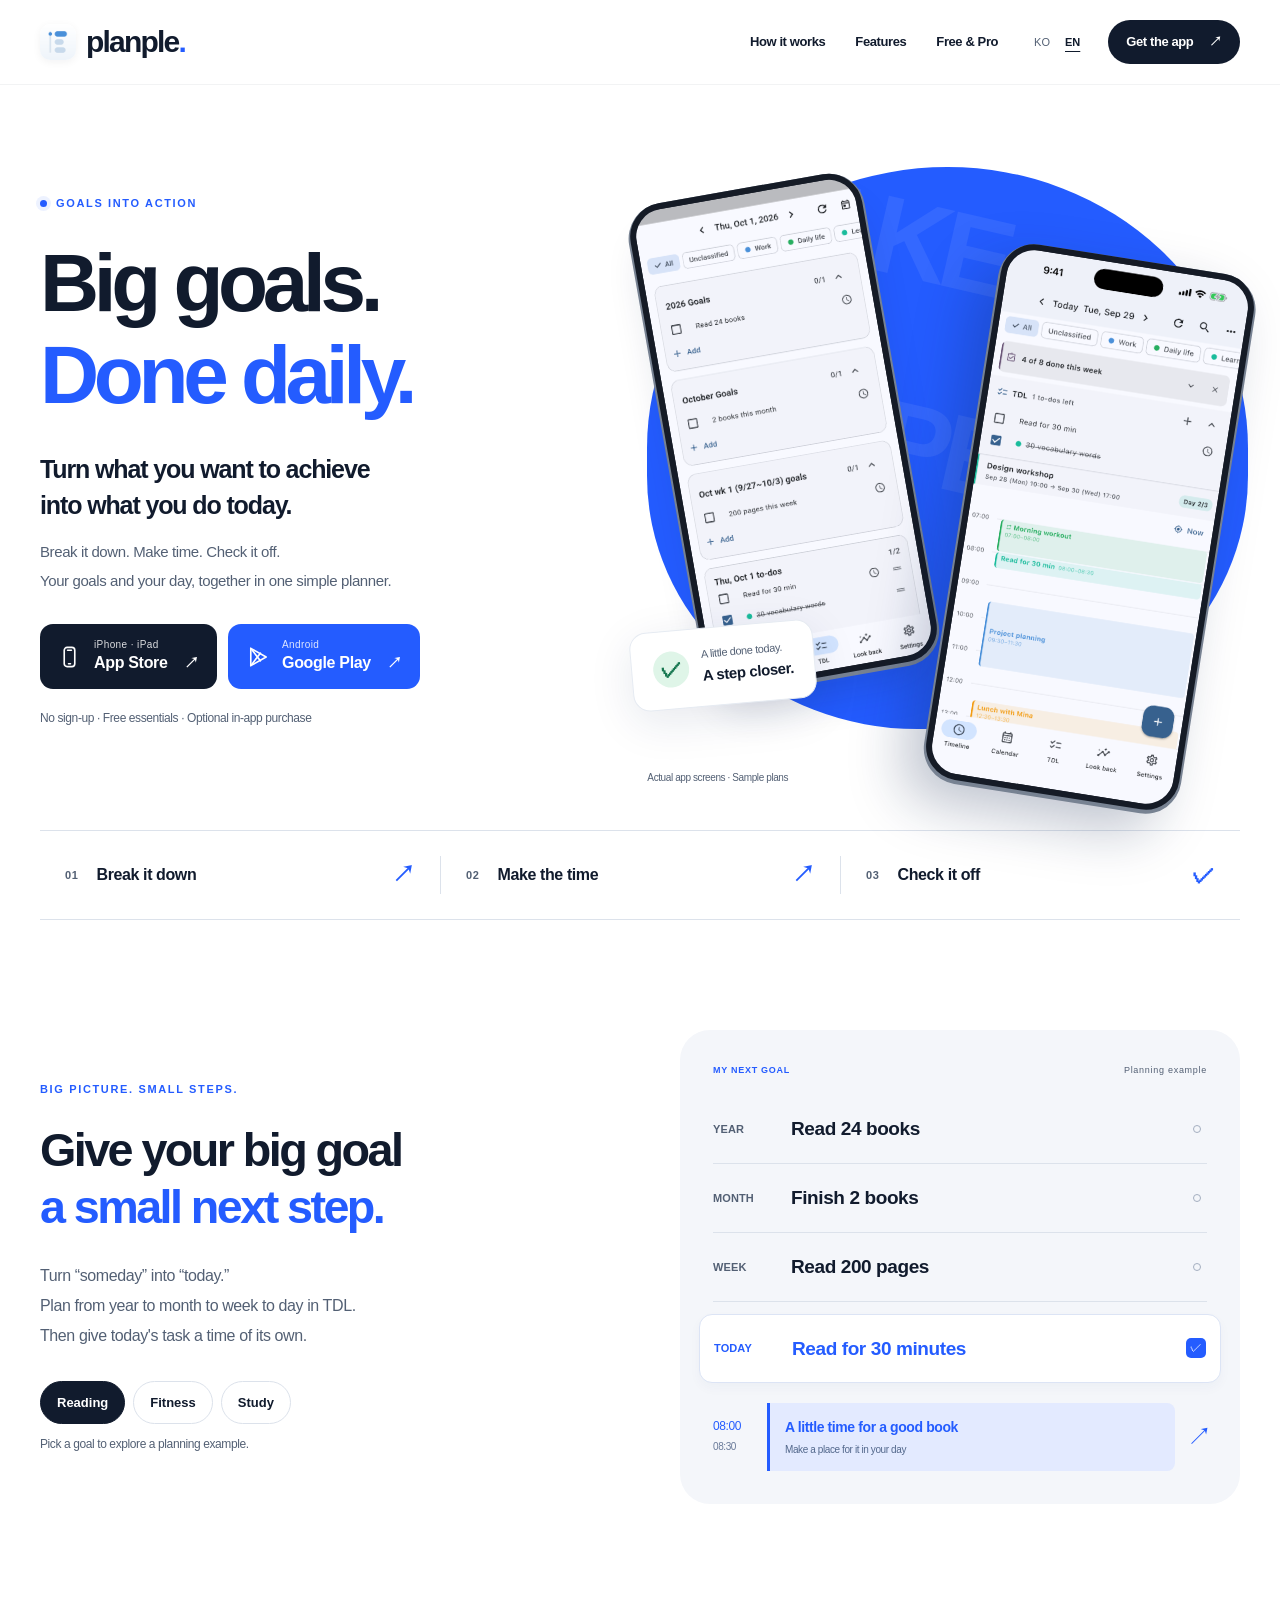
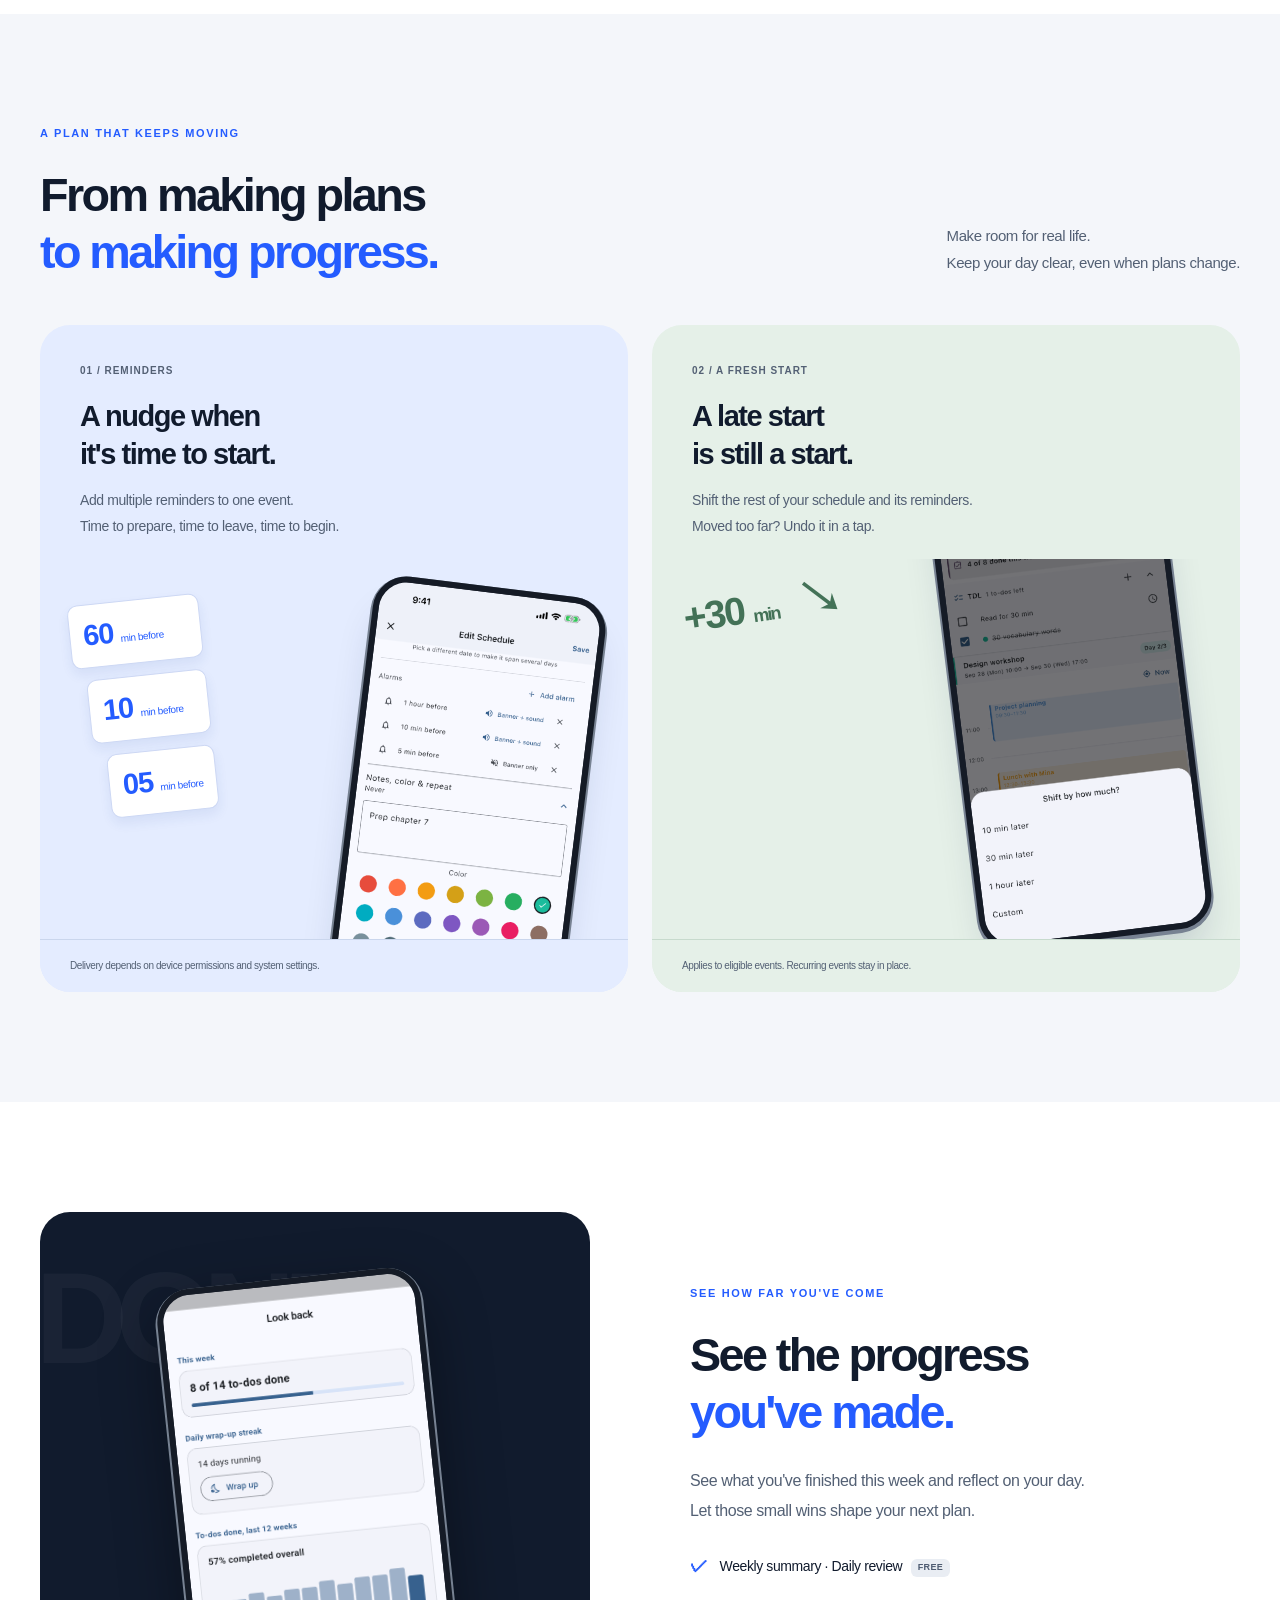
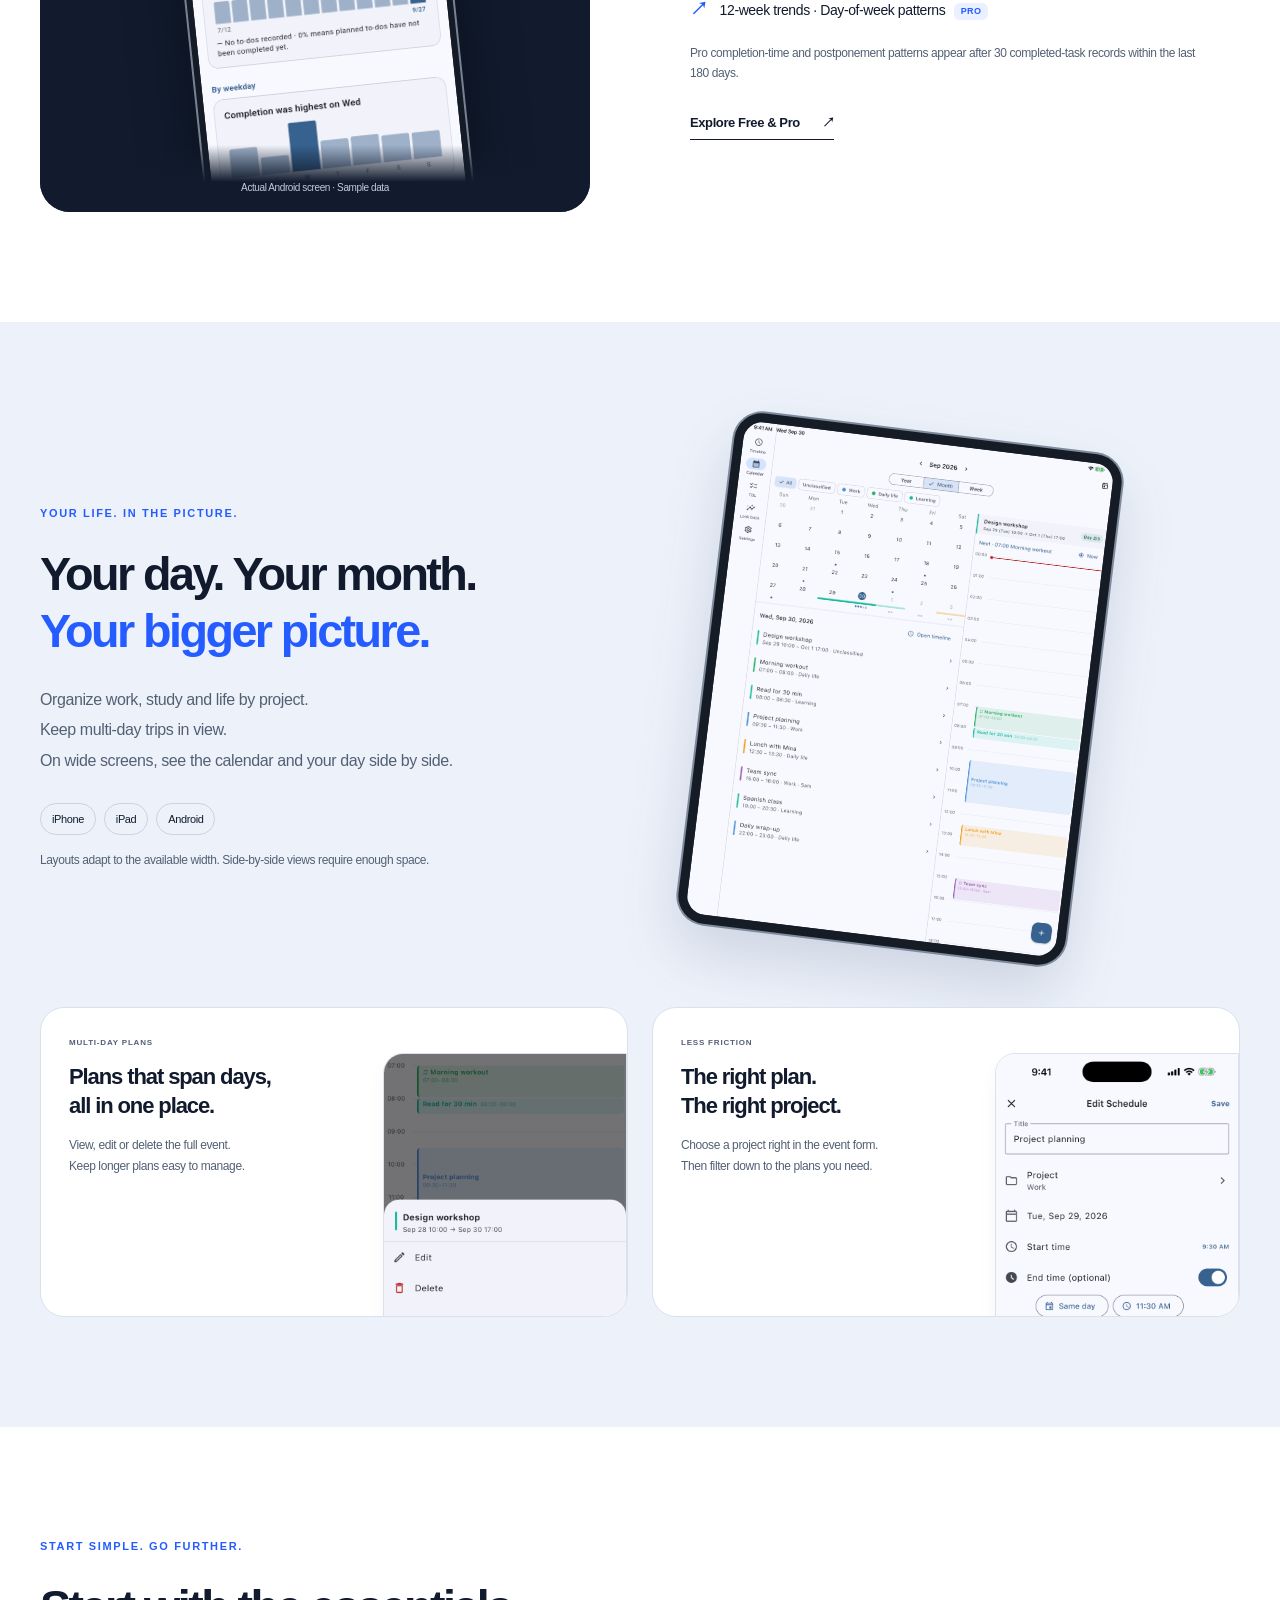
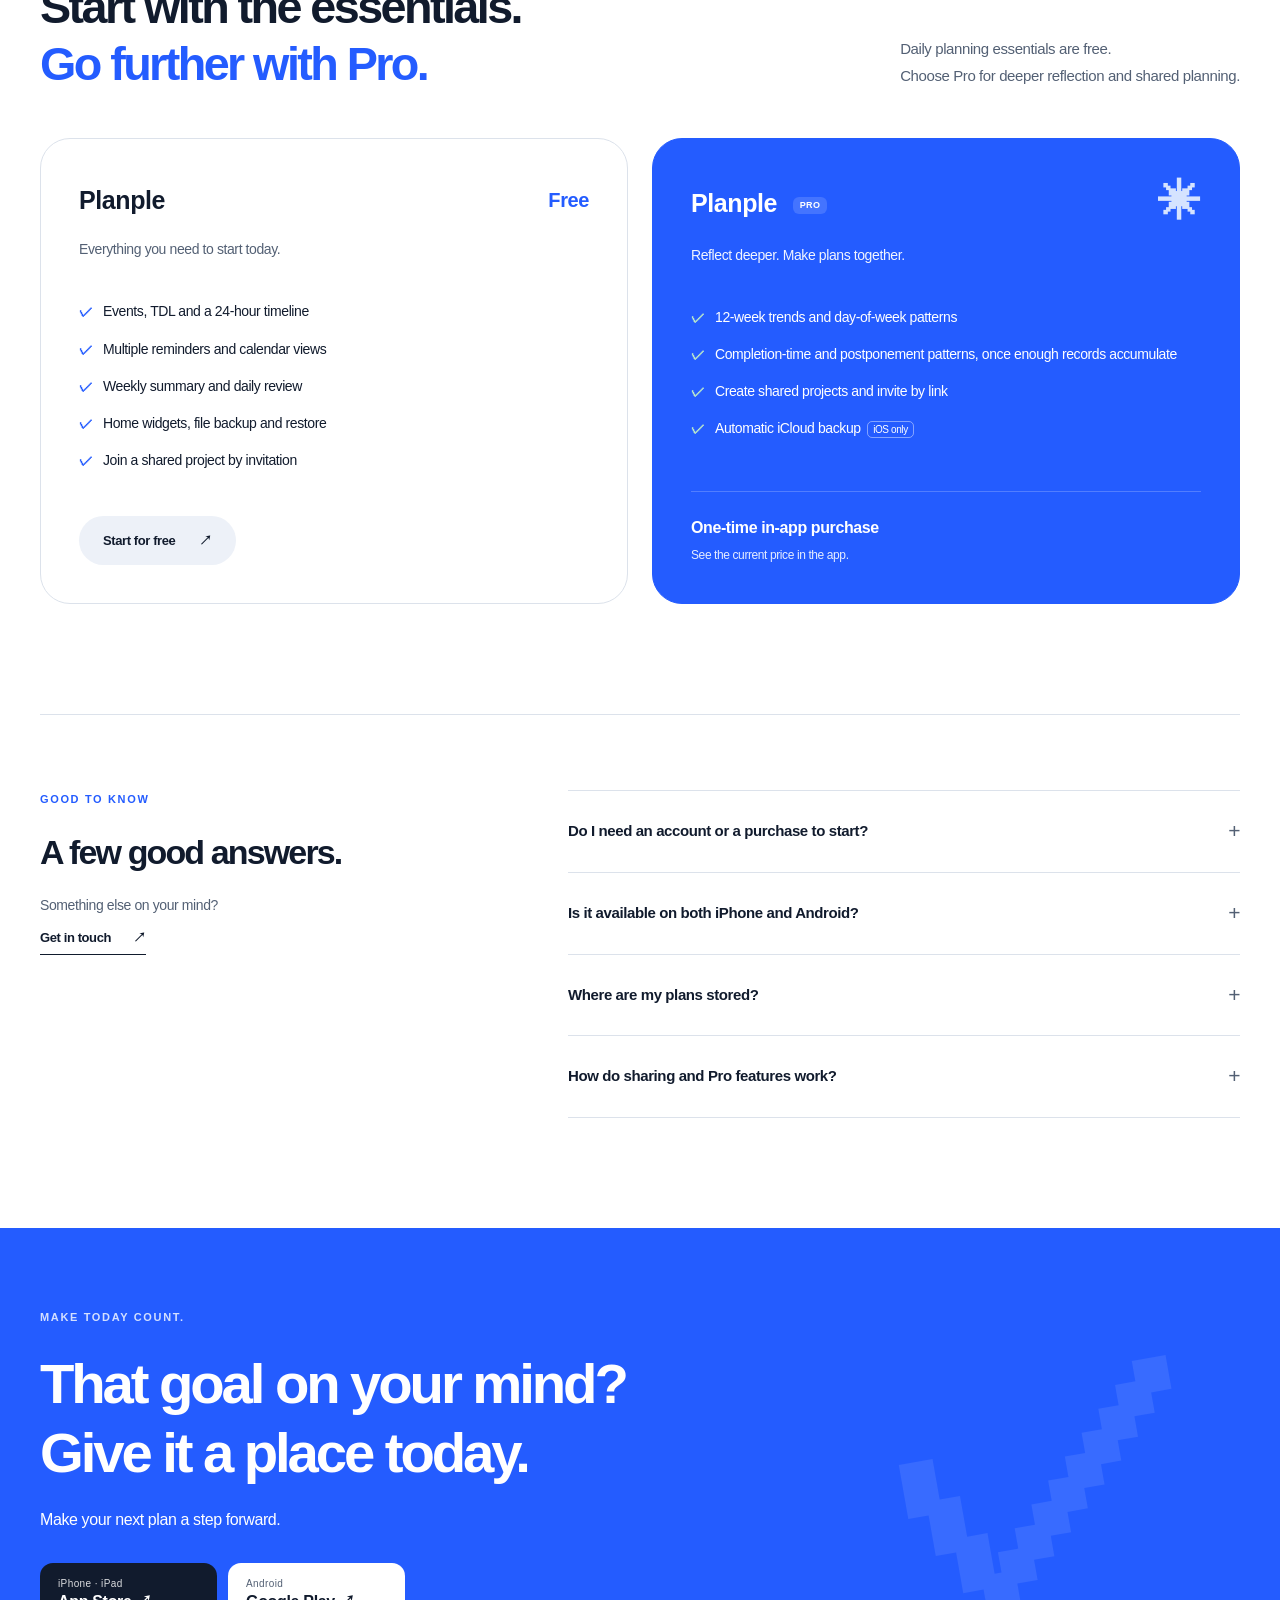
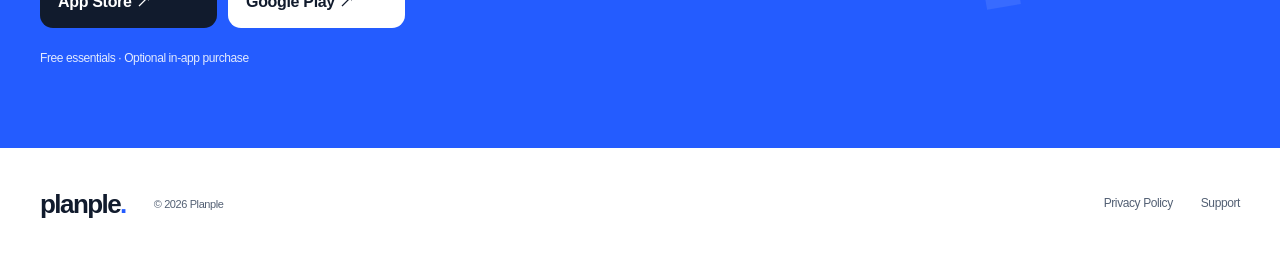
<file: index.html>
<!doctype html>
<html lang="ko">
<head>
<meta charset="utf-8">
<meta name="viewport" content="width=device-width, initial-scale=1">
<meta name="theme-color" content="#245cff">
<title>플랜플 — 이번 목표는, 끝까지.</title>
<meta name="description" content="이루고 싶은 목표를 오늘 끝낼 일로. TDL, 24시간 타임라인, 다중 알림, 돌아보기로 계획부터 실행까지. iPhone·iPad·Android에서 무료로 시작하세요.">
<link rel="canonical" href="https://planple.app/">
<link rel="icon" href="assets/icon.png">
<link rel="apple-touch-icon" href="assets/icon.png">
<meta property="og:type" content="website">
<meta property="og:locale" content="ko_KR">
<meta property="og:locale:alternate" content="en_US">
<meta property="og:site_name" content="Planple · 플랜플">
<meta property="og:title" content="플랜플 — 이번 목표는, 끝까지.">
<meta property="og:description" content="이루고 싶은 목표를 오늘 끝낼 일로. 계획부터 실행까지, 플랜플.">
<meta property="og:url" content="https://planple.app/">
<meta property="og:image" content="https://planple.app/assets/og-goals-2026.jpg">
<meta property="og:image:width" content="1200">
<meta property="og:image:height" content="630">
<meta name="twitter:card" content="summary_large_image">
<link rel="stylesheet" href="styles.css?v=20261008">
<script src="main.js?v=20261008" defer></script>
</head>
<body>
<a class="skip" href="#main"><span class="ko">본문 바로가기</span><span class="en" lang="en">Skip to content</span></a>
<header class="header">
  <div class="wrap nav">
    <a class="brand" href="#top" aria-label="Planple"><img src="assets/icon.png" width="36" height="36" alt=""><span>planple<span class="brand-dot">.</span></span></a>
    <nav class="nav-links" aria-label="Main">
      <a href="#how"><span class="ko">목표부터 완료까지</span><span class="en" lang="en">How it works</span></a>
      <a href="#features"><span class="ko">이렇게 씁니다</span><span class="en" lang="en">Features</span></a>
      <a href="#pro"><span class="ko">무료와 Pro</span><span class="en" lang="en">Free & Pro</span></a>
    </nav>
    <div class="nav-actions">
      <div class="languages" role="group" aria-label="Language"><button type="button" data-lang="ko" aria-pressed="true" aria-label="한국어">KO</button><button type="button" data-lang="en" aria-pressed="false" aria-label="English">EN</button></div>
      <a href="#download" class="button nav-cta"><span class="ko">무료로 시작</span><span class="en" lang="en">Get the app</span><span aria-hidden="true">↗</span></a>
    </div>
  </div>
</header>
<main id="main">
  <section class="hero wrap" id="top">
    <div class="hero-copy">
      <p class="eyebrow"><span class="status-dot" aria-hidden="true"></span> GOALS INTO ACTION</p>
      <h1><span class="ko">이번 목표는,<br><em>끝까지.</em></span><span class="en" lang="en">Big goals.<br><em>Done daily.</em></span></h1>
      <p class="hero-lead"><span class="ko">이루고 싶은 목표를,<br>오늘 끝낼 일로.</span><span class="en" lang="en">Turn what you want to achieve<br>into what you do today.</span></p>
      <p class="hero-description"><span class="ko">목표를 나누고, 시간을 정하고, 하나씩 완료하세요.<br>계획부터 실행까지 심플하게 이어주는 플래너, 플랜플.</span><span class="en" lang="en">Break it down. Make time. Check it off.<br>Your goals and your day, together in one simple planner.</span></p>
      <div class="store-links">
        <a class="store-button apple" href="https://apps.apple.com/app/id6793577924"><svg viewBox="0 0 24 24" aria-hidden="true"><rect x="6.5" y="2" width="11" height="20" rx="3"/><path d="M10 5h4M11 19h2"/></svg><span><small>iPhone · iPad</small><strong>App Store <span aria-hidden="true">↗</span></strong></span></a>
        <a class="store-button play" href="https://play.google.com/store/apps/details?id=com.ocean.schedule_app"><svg viewBox="0 0 24 24" aria-hidden="true"><path d="m5 3 16 9-16 9V3Z"/><path d="m5 3 10 13M5 21 15 8"/></svg><span><small>Android</small><strong>Google Play <span aria-hidden="true">↗</span></strong></span></a>
      </div>
      <p class="fineprint"><span class="ko">회원가입 없이 시작 · 기본 기능 무료 · 선택형 인앱 구매</span><span class="en" lang="en">No sign-up · Free essentials · Optional in-app purchase</span></p>
    </div>
    <div class="hero-art" aria-label="Planple app preview">
      <div class="blue-orbit" aria-hidden="true"><span>MAKE<br>IT<br>HAPPEN.</span></div>
      <div class="phone hero-back"><img src="assets/refresh-1.4.9/android-ko-tdl.png" data-ko-src="assets/refresh-1.4.9/android-ko-tdl.png" data-en-src="assets/refresh-1.4.9/android-en-tdl.png" alt="Android TDL: 연·월·주·일 순서로 세우는 목표" data-ko-alt="Android TDL: 연·월·주·일 순서로 세우는 목표" data-en-alt="Android TDL: goals organized by year, month, week and day" width="1080" height="2337" fetchpriority="high"></div>
      <div class="phone hero-front"><img src="assets/refresh-1.4.9/iphone-ko-timeline-tdl.png" data-ko-src="assets/refresh-1.4.9/iphone-ko-timeline-tdl.png" data-en-src="assets/refresh-1.4.9/iphone-en-timeline-tdl.png" alt="iPhone: 오늘 할 일, 기간 일정, 하루 타임라인을 한 화면에서" data-ko-alt="iPhone: 오늘 할 일, 기간 일정, 하루 타임라인을 한 화면에서" data-en-alt="iPhone: today's tasks, multi-day events and daily timeline together" width="1320" height="2868" fetchpriority="high"></div>
      <div class="completion-note"><span class="check-mark" aria-hidden="true">✓</span><span><small><span class="ko">오늘의 작은 완료가</span><span class="en" lang="en">A little done today.</span></small><strong><span class="ko">목표에 한 걸음 더.</span><span class="en" lang="en">A step closer.</span></strong></span></div>
      <p class="art-caption"><span class="ko">실제 앱 화면 · 예시 일정</span><span class="en" lang="en">Actual app screens · Sample plans</span></p>
    </div>
  </section>

  <div class="principles wrap" aria-label="Planple workflow">
    <div><span class="step-number">01</span><span class="ko">목표를 작게</span><span class="en" lang="en">Break it down</span><span class="mini-arrow" aria-hidden="true">↗</span></div>
    <div><span class="step-number">02</span><span class="ko">실행을 구체적으로</span><span class="en" lang="en">Make the time</span><span class="mini-arrow" aria-hidden="true">↗</span></div>
    <div><span class="step-number">03</span><span class="ko">완료를 하나씩</span><span class="en" lang="en">Check it off</span><span class="mini-arrow" aria-hidden="true">✓</span></div>
  </div>

  <section class="section wrap journey" id="how">
    <div class="section-intro">
      <p class="eyebrow">BIG PICTURE. SMALL STEPS.</p>
      <h2><span class="ko">막연했던 목표에,<br><em>오늘 할 일을.</em></span><span class="en" lang="en">Give your big goal<br><em>a small next step.</em></span></h2>
      <p><span class="ko">“언젠가 해야지”를 “오늘 이걸 하자”로.<br>TDL에서 연 → 월 → 주 → 일 순서로 직접 계획을 나누고,<br class="desktop-br"> 오늘 할 일에 실행할 시간을 붙여보세요.</span><span class="en" lang="en">Turn “someday” into “today.”<br>Plan from year to month to week to day in TDL.<br>Then give today's task a time of its own.</span></p>
      <div class="goal-options" role="group" aria-label="Planning examples">
        <button type="button" data-goal="reading" aria-pressed="true"><span class="ko">독서 습관</span><span class="en" lang="en">Reading</span></button>
        <button type="button" data-goal="fitness" aria-pressed="false"><span class="ko">꾸준한 운동</span><span class="en" lang="en">Fitness</span></button>
        <button type="button" data-goal="study" aria-pressed="false"><span class="ko">자격증 공부</span><span class="en" lang="en">Study</span></button>
      </div>
      <p class="small-note"><span class="ko">목표를 골라 계획 예시를 살펴보세요.</span><span class="en" lang="en">Pick a goal to explore a planning example.</span></p>
    </div>
    <div class="goal-example" aria-live="polite" aria-atomic="true">
      <div class="example-heading"><span>MY NEXT GOAL</span><span class="ko">계획 예시</span><span class="en" lang="en">Planning example</span></div>
      <ol class="goal-ladder">
        <li><span class="scale"><span class="ko">올해</span><span class="en" lang="en">YEAR</span></span><strong data-goal-text="0">책 24권 읽기</strong><span class="ladder-dot" aria-hidden="true"></span></li>
        <li><span class="scale"><span class="ko">이달</span><span class="en" lang="en">MONTH</span></span><strong data-goal-text="1">책 2권 끝내기</strong><span class="ladder-dot" aria-hidden="true"></span></li>
        <li><span class="scale"><span class="ko">이번 주</span><span class="en" lang="en">WEEK</span></span><strong data-goal-text="2">200쪽 읽기</strong><span class="ladder-dot" aria-hidden="true"></span></li>
        <li class="today"><span class="scale"><span class="ko">오늘</span><span class="en" lang="en">TODAY</span></span><strong data-goal-text="3">30분 읽기</strong><span class="check-box" aria-hidden="true">✓</span></li>
      </ol>
      <div class="example-time"><span>08:00<br><span class="time-end">08:30</span></span><div><strong data-goal-text="4">나를 위한 독서 시간</strong><small><span class="ko">오늘의 시간표에 자리 만들기</span><span class="en" lang="en">Make a place for it in your day</span></small></div><span aria-hidden="true">↗</span></div>
    </div>
  </section>

  <section class="section features-section" id="features">
    <div class="wrap">
      <div class="section-heading"><div><p class="eyebrow">A PLAN THAT KEEPS MOVING</p><h2><span class="ko">계획한 나와,<br><em>해내는 나 사이.</em></span><span class="en" lang="en">From making plans<br><em>to making progress.</em></span></h2></div><p><span class="ko">어떤 날에도 다시 이어갈 수 있게.<br>플랜플이 하루의 흐름을 정리해 줍니다.</span><span class="en" lang="en">Make room for real life.<br>Keep your day clear, even when plans change.</span></p></div>
      <div class="feature-grid">
        <article class="feature-card alarm-card">
          <div class="feature-copy"><span class="feature-kicker">01 / REMINDERS</span><h3><span class="ko">할 마음이 들 때 말고,<br>하기로 한 시간에.</span><span class="en" lang="en">A nudge when<br>it's time to start.</span></h3><p><span class="ko">한 일정에 알림을 여러 개. 준비할 때, 출발할 때,<br class="desktop-br"> 시작할 때—내 타이밍에 맞춰 설정하세요.</span><span class="en" lang="en">Add multiple reminders to one event.<br>Time to prepare, time to leave, time to begin.</span></p></div>
          <div class="alarm-visual"><div class="reminder-stack" aria-hidden="true"><span><b>60</b><span class="ko">분 전</span><span class="en">min before</span></span><span><b>10</b><span class="ko">분 전</span><span class="en">min before</span></span><span><b>05</b><span class="ko">분 전</span><span class="en">min before</span></span></div><div class="phone feature-phone"><img src="assets/refresh-1.4.9/iphone-ko-alarms.png" data-ko-src="assets/refresh-1.4.9/iphone-ko-alarms.png" data-en-src="assets/refresh-1.4.9/iphone-en-alarms.png" alt="일정별 여러 알림 설정 화면" data-ko-alt="일정별 여러 알림 설정 화면" data-en-alt="Multiple reminders set for one event" width="1320" height="2868" loading="lazy"></div></div>
          <p class="feature-note"><span class="ko">알림 수신은 기기 권한·시스템 설정에 따라 달라질 수 있어요.</span><span class="en" lang="en">Delivery depends on device permissions and system settings.</span></p>
        </article>
        <article class="feature-card shift-card">
          <div class="feature-copy"><span class="feature-kicker">02 / A FRESH START</span><h3><span class="ko">조금 밀린 하루도,<br>다시 내 페이스로.</span><span class="en" lang="en">A late start<br>is still a start.</span></h3><p><span class="ko">남은 일정과 알림을 함께 뒤로 미루세요.<br>잘못 옮겼다면 바로 되돌릴 수 있어요.</span><span class="en" lang="en">Shift the rest of your schedule and its reminders.<br>Moved too far? Undo it in a tap.</span></p></div>
          <div class="shift-visual"><div class="shift-label" aria-hidden="true">+30 <span class="ko">분</span><span class="en">min</span> <span>↘</span></div><div class="phone feature-phone"><img src="assets/refresh-1.4.9/iphone-ko-shift.png" data-ko-src="assets/refresh-1.4.9/iphone-ko-shift.png" data-en-src="assets/refresh-1.4.9/iphone-en-shift.png" alt="남은 일정 뒤로 밀기 화면" data-ko-alt="남은 일정 뒤로 밀기 화면" data-en-alt="Shift the rest of the day's events" width="1320" height="2868" loading="lazy"></div></div>
          <p class="feature-note"><span class="ko">이동 가능한 일정에 적용되며 반복 일정은 유지돼요.</span><span class="en" lang="en">Applies to eligible events. Recurring events stay in place.</span></p>
        </article>
      </div>
    </div>
  </section>

  <section class="section wrap progress-section">
    <div class="insight-art"><span class="art-word" aria-hidden="true">DONE.</span><div class="phone insight-phone"><img src="assets/refresh-1.4.9/android-ko-insight.png" data-ko-src="assets/refresh-1.4.9/android-ko-insight.png" data-en-src="assets/refresh-1.4.9/android-en-insight.png" alt="이번 주 완료 요약과 지난 12주·요일별 기록을 보는 Android 돌아보기 화면. 예시 데이터입니다." data-ko-alt="이번 주 완료 요약과 지난 12주·요일별 기록을 보는 Android 돌아보기 화면. 예시 데이터입니다." data-en-alt="Android reflection screen with weekly progress, 12-week trends and day-of-week patterns. Sample data." width="1080" height="2337" loading="lazy"></div><span class="image-label"><span class="ko">실제 Android 화면 · 예시 기록</span><span class="en" lang="en">Actual Android screen · Sample data</span></span></div>
    <div class="section-intro"><p class="eyebrow">SEE HOW FAR YOU'VE COME</p><h2><span class="ko">“오늘도 했다”가<br><em>눈에 보이니까.</em></span><span class="en" lang="en">See the progress<br><em>you've made.</em></span></h2><p><span class="ko">이번 주에 끝낸 일과 하루 마무리를 확인하세요.<br>작은 완료를 돌아보며 다음 계획을 세워보세요.</span><span class="en" lang="en">See what you've finished this week and reflect on your day.<br>Let those small wins shape your next plan.</span></p><ul class="plain-list"><li><span class="list-mark" aria-hidden="true">✓</span><span class="ko">이번 주 완료 요약 · 오늘 마무리 <b class="badge">무료</b></span><span class="en" lang="en">Weekly summary · Daily review <b class="badge">FREE</b></span></li><li><span class="list-mark" aria-hidden="true">↗</span><span class="ko">지난 12주 추이 · 요일별 기록 <b class="badge pro-badge">PRO</b></span><span class="en" lang="en">12-week trends · Day-of-week patterns <b class="badge pro-badge">PRO</b></span></li></ul><p class="small-note"><span class="ko">Pro의 완료 시각·미룸 패턴은 최근 180일 완료 기록이 30건 이상 쌓이면 볼 수 있어요.</span><span class="en" lang="en">Pro completion-time and postponement patterns appear after 30 completed-task records within the last 180 days.</span></p><a class="text-link" href="#pro"><span class="ko">무료와 Pro 자세히 보기</span><span class="en" lang="en">Explore Free & Pro</span> <span aria-hidden="true">↗</span></a></div>
  </section>

  <section class="section wide-section">
    <div class="wrap wide-layout"><div class="section-intro"><p class="eyebrow">YOUR LIFE. IN THE PICTURE.</p><h2><span class="ko">하루도, 한 달도.<br><em>내 계획 한눈에.</em></span><span class="en" lang="en">Your day. Your month.<br><em>Your bigger picture.</em></span></h2><p><span class="ko">일·공부·일상을 프로젝트로 나누고,<br>길게 이어지는 여행과 출장도 기간째 관리하세요.<br>넓은 화면에서는 달력과 하루를 나란히 봅니다.</span><span class="en" lang="en">Organize work, study and life by project.<br>Keep multi-day trips in view.<br>On wide screens, see the calendar and your day side by side.</span></p><div class="device-tags"><span>iPhone</span><span>iPad</span><span>Android</span></div><p class="small-note"><span class="ko">화면 폭에 맞춰 배치가 바뀌며, 충분히 넓을 때 두 화면을 함께 보여줘요.</span><span class="en" lang="en">Layouts adapt to the available width. Side-by-side views require enough space.</span></p></div><div class="tablet-art"><div class="tablet-frame"><img src="assets/refresh-1.4.9/ipad-ko-calendar.png" data-ko-src="assets/refresh-1.4.9/ipad-ko-calendar.png" data-en-src="assets/refresh-1.4.9/ipad-en-calendar.png" alt="iPad에서 월간 달력과 하루 타임라인을 나란히 보는 화면" data-ko-alt="iPad에서 월간 달력과 하루 타임라인을 나란히 보는 화면" data-en-alt="iPad calendar with the daily timeline alongside it" width="2064" height="2752" loading="lazy"></div></div></div>
    <div class="wrap detail-grid">
      <article class="detail-card"><div><span class="feature-kicker">MULTI-DAY PLANS</span><h3><span class="ko">여러 날의 일정도<br>처음부터 끝까지.</span><span class="en" lang="en">Plans that span days,<br>all in one place.</span></h3><p><span class="ko">전체 기간을 보고 수정·삭제까지.<br>길게 이어지는 계획도 간편하게 관리해요.</span><span class="en" lang="en">View, edit or delete the full event.<br>Keep longer plans easy to manage.</span></p></div><div class="detail-screen"><img src="assets/refresh-1.4.9/iphone-ko-period.png" data-ko-src="assets/refresh-1.4.9/iphone-ko-period.png" data-en-src="assets/refresh-1.4.9/iphone-en-period.png" alt="기간 일정의 수정·삭제 메뉴" data-ko-alt="기간 일정의 수정·삭제 메뉴" data-en-alt="Edit and delete actions for a multi-day event" width="1320" height="2868" loading="lazy"></div></article>
      <article class="detail-card"><div><span class="feature-kicker">LESS FRICTION</span><h3><span class="ko">떠오른 그 순간,<br>바로 내 프로젝트에.</span><span class="en" lang="en">The right plan.<br>The right project.</span></h3><p><span class="ko">일정 입력 화면에서 프로젝트를 바로 선택.<br>필요한 계획만 모아 보기 쉬워요.</span><span class="en" lang="en">Choose a project right in the event form.<br>Then filter down to the plans you need.</span></p></div><div class="detail-screen project-screen"><img src="assets/refresh-1.4.9/iphone-ko-project.png" data-ko-src="assets/refresh-1.4.9/iphone-ko-project.png" data-en-src="assets/refresh-1.4.9/iphone-en-project.png" alt="일정 입력 화면에 바로 보이는 프로젝트 선택" data-ko-alt="일정 입력 화면에 바로 보이는 프로젝트 선택" data-en-alt="Project selection visible in the event form" width="1320" height="2868" loading="lazy"></div></article>
    </div>
  </section>

  <section class="section wrap pricing-section" id="pro">
    <div class="section-heading"><div><p class="eyebrow">START SIMPLE. GO FURTHER.</p><h2><span class="ko">시작은 가볍게.<br><em>필요할 때 더 깊게.</em></span><span class="en" lang="en">Start with the essentials.<br><em>Go further with Pro.</em></span></h2></div><p><span class="ko">매일의 계획에 필요한 기능은 무료.<br>더 깊은 돌아보기와 함께하는 계획은 Pro로.</span><span class="en" lang="en">Daily planning essentials are free.<br>Choose Pro for deeper reflection and shared planning.</span></p></div>
    <div class="pricing-grid">
      <article class="price-card"><div class="price-heading"><span>Planple</span><b><span class="ko">무료</span><span class="en" lang="en">Free</span></b></div><p><span class="ko">오늘의 목표, 지금 시작하세요.</span><span class="en" lang="en">Everything you need to start today.</span></p><ul><li><span class="ko">일정 · TDL · 24시간 타임라인</span><span class="en" lang="en">Events, TDL and a 24-hour timeline</span></li><li><span class="ko">일정별 여러 알림 · 캘린더</span><span class="en" lang="en">Multiple reminders and calendar views</span></li><li><span class="ko">이번 주 완료 요약 · 오늘 마무리</span><span class="en" lang="en">Weekly summary and daily review</span></li><li><span class="ko">홈 화면 위젯 · 파일 백업과 복원</span><span class="en" lang="en">Home widgets, file backup and restore</span></li><li><span class="ko">초대받은 공유 프로젝트 참여</span><span class="en" lang="en">Join a shared project by invitation</span></li></ul><a class="button light-button" href="#download"><span class="ko">무료로 시작하기</span><span class="en" lang="en">Start for free</span><span aria-hidden="true">↗</span></a></article>
      <article class="price-card pro-card"><div class="price-heading"><span>Planple <b class="badge">PRO</b></span><span class="pro-star" aria-hidden="true">✳</span></div><p><span class="ko">더 깊게 돌아보고, 함께 계획하세요.</span><span class="en" lang="en">Reflect deeper. Make plans together.</span></p><ul><li><span class="ko">지난 12주 완료 추이 · 요일별 기록</span><span class="en" lang="en">12-week trends and day-of-week patterns</span></li><li><span class="ko">기록이 쌓이면 완료 시각 · 미룸 패턴</span><span class="en" lang="en">Completion-time and postponement patterns, once enough records accumulate</span></li><li><span class="ko">공유 프로젝트 만들기 · 링크로 초대</span><span class="en" lang="en">Create shared projects and invite by link</span></li><li><span class="ko">iCloud 자동 백업 <span class="inline-note">iOS 전용</span></span><span class="en" lang="en">Automatic iCloud backup <span class="inline-note">iOS only</span></span></li></ul><div class="pro-footer"><strong><span class="ko">일회성 인앱 구매</span><span class="en" lang="en">One-time in-app purchase</span></strong><small><span class="ko">현재 가격은 앱에서 확인하세요.</span><span class="en" lang="en">See the current price in the app.</span></small></div></article>
    </div>
  </section>

  <section class="section wrap faq-section" id="faq">
    <div><p class="eyebrow">GOOD TO KNOW</p><h2><span class="ko">시작하기 전에.</span><span class="en" lang="en">A few good answers.</span></h2><p><span class="ko">더 궁금한 점이 있나요?</span><span class="en" lang="en">Something else on your mind?</span></p><a class="text-link" href="mailto:001.oceans@gmail.com?subject=Planple"><span class="ko">플랜플에 문의하기</span><span class="en" lang="en">Get in touch</span> ↗</a></div>
    <div class="faq-list">
      <details><summary><span class="ko">회원가입이나 결제가 먼저 필요한가요?</span><span class="en" lang="en">Do I need an account or a purchase to start?</span><span aria-hidden="true">+</span></summary><p><span class="ko">회원가입 없이 바로 시작할 수 있어요. 일정, TDL, 알림과 이번 주 요약 등 기본 기능은 무료입니다. Pro는 필요할 때 앱 안에서 선택하는 일회성 구매예요.</span><span class="en" lang="en">Start without signing up. Events, TDL, reminders and weekly summaries are free. Pro is an optional one-time purchase inside the app.</span></p></details>
      <details><summary><span class="ko">iPhone과 Android에서 같은 기능을 쓰나요?</span><span class="en" lang="en">Is it available on both iPhone and Android?</span><span aria-hidden="true">+</span></summary><p><span class="ko">양쪽 모두 일정·TDL·알림·돌아보기·공유 프로젝트와 파일 백업을 지원합니다. 홈 화면 위젯은 양쪽에서, 잠금 화면 위젯과 Pro의 iCloud 자동 백업은 iOS에서 사용할 수 있어요. 한국어·영어와 다크 모드도 지원합니다.</span><span class="en" lang="en">Both support events, TDL, reminders, reflection, shared projects, file backups and Home Screen widgets. Lock Screen widgets and Pro iCloud backup are iOS features. Korean, English and dark mode are supported.</span></p></details>
      <details><summary><span class="ko">내 계획은 어디에 저장되나요?</span><span class="en" lang="en">Where are my plans stored?</span><span aria-hidden="true">+</span></summary><p><span class="ko">개인 일정과 할 일은 기본적으로 기기에 저장돼요. 직접 공유를 켠 프로젝트만 서버에 동기화됩니다. 구매 확인과 선택한 공유·iCloud 백업에는 네트워크가 사용됩니다. 모든 기기에 개인 계획이 자동으로 동기화되는 기능은 아닙니다.</span><span class="en" lang="en">Personal plans are stored on your device by default. Only projects you choose to share sync to the server. Purchase verification, sharing and optional iCloud backup use the network. Your personal plans do not automatically sync across all devices.</span></p></details>
      <details><summary><span class="ko">공유와 Pro 기능은 어떻게 동작하나요?</span><span class="en" lang="en">How do sharing and Pro features work?</span><span aria-hidden="true">+</span></summary><p><span class="ko">Pro로 공유 프로젝트를 만들고 링크로 초대하세요. 참여는 무료이며 방장 승인 후 내용을 볼 수 있어요. 각자 자신이 작성한 항목을 수정·삭제하고 알림은 기기별로 설정합니다. Pro의 완료 시각·미룸 패턴은 최근 180일에 완료 기록 30건 이상이 필요해요. iCloud 백업은 설정을 켜고 앱을 사용할 때, 마지막 백업 후 24시간 이상 지났으면 실행되며 최근 7개를 보관합니다. iCloud와 네트워크를 사용할 수 있어야 합니다.</span><span class="en" lang="en">Pro lets you create a shared project and invite people by link. Joining is free and requires the owner's approval. Each person edits their own items and sets reminders on their device. Pro completion-time and postponement patterns need 30 completed-task records within 180 days. With iCloud backup enabled, a backup runs during app use when at least 24 hours have passed since the last backup. The latest seven are kept. iCloud and a network connection must be available.</span></p></details>
    </div>
  </section>

  <section class="download-section" id="download"><div class="wrap download-content"><p class="eyebrow">MAKE TODAY COUNT.</p><h2><span class="ko">이루고 싶은 그 목표.<br>오늘, 한 칸부터.</span><span class="en" lang="en">That goal on your mind?<br>Give it a place today.</span></h2><p><span class="ko">플랜플과 함께, 계획을 완료로.</span><span class="en" lang="en">Make your next plan a step forward.</span></p><div class="store-links"><a class="store-button apple" href="https://apps.apple.com/app/id6793577924"><span><small>iPhone · iPad</small><strong>App Store ↗</strong></span></a><a class="store-button play" href="https://play.google.com/store/apps/details?id=com.ocean.schedule_app"><span><small>Android</small><strong>Google Play ↗</strong></span></a></div><p class="fineprint"><span class="ko">기본 기능 무료 · 선택형 인앱 구매</span><span class="en" lang="en">Free essentials · Optional in-app purchase</span></p><span class="download-check" aria-hidden="true">✓</span></div></section>
</main>
<footer><div class="wrap footer-content"><a class="brand" href="#top"><span>planple<span class="brand-dot">.</span></span></a><p>© 2026 Planple</p><a href="https://planple-api-production.up.railway.app/privacy/"><span class="ko">개인정보 처리방침</span><span class="en" lang="en">Privacy Policy</span></a><a href="mailto:001.oceans@gmail.com?subject=Planple"><span class="ko">문의</span><span class="en" lang="en">Support</span></a></div></footer>
<div class="mobile-download" aria-label="Download Planple"><a href="https://apps.apple.com/app/id6793577924">App Store <span aria-hidden="true">↗</span></a><a href="https://play.google.com/store/apps/details?id=com.ocean.schedule_app">Google Play <span aria-hidden="true">↗</span></a></div>
</body>
</html>
</file>
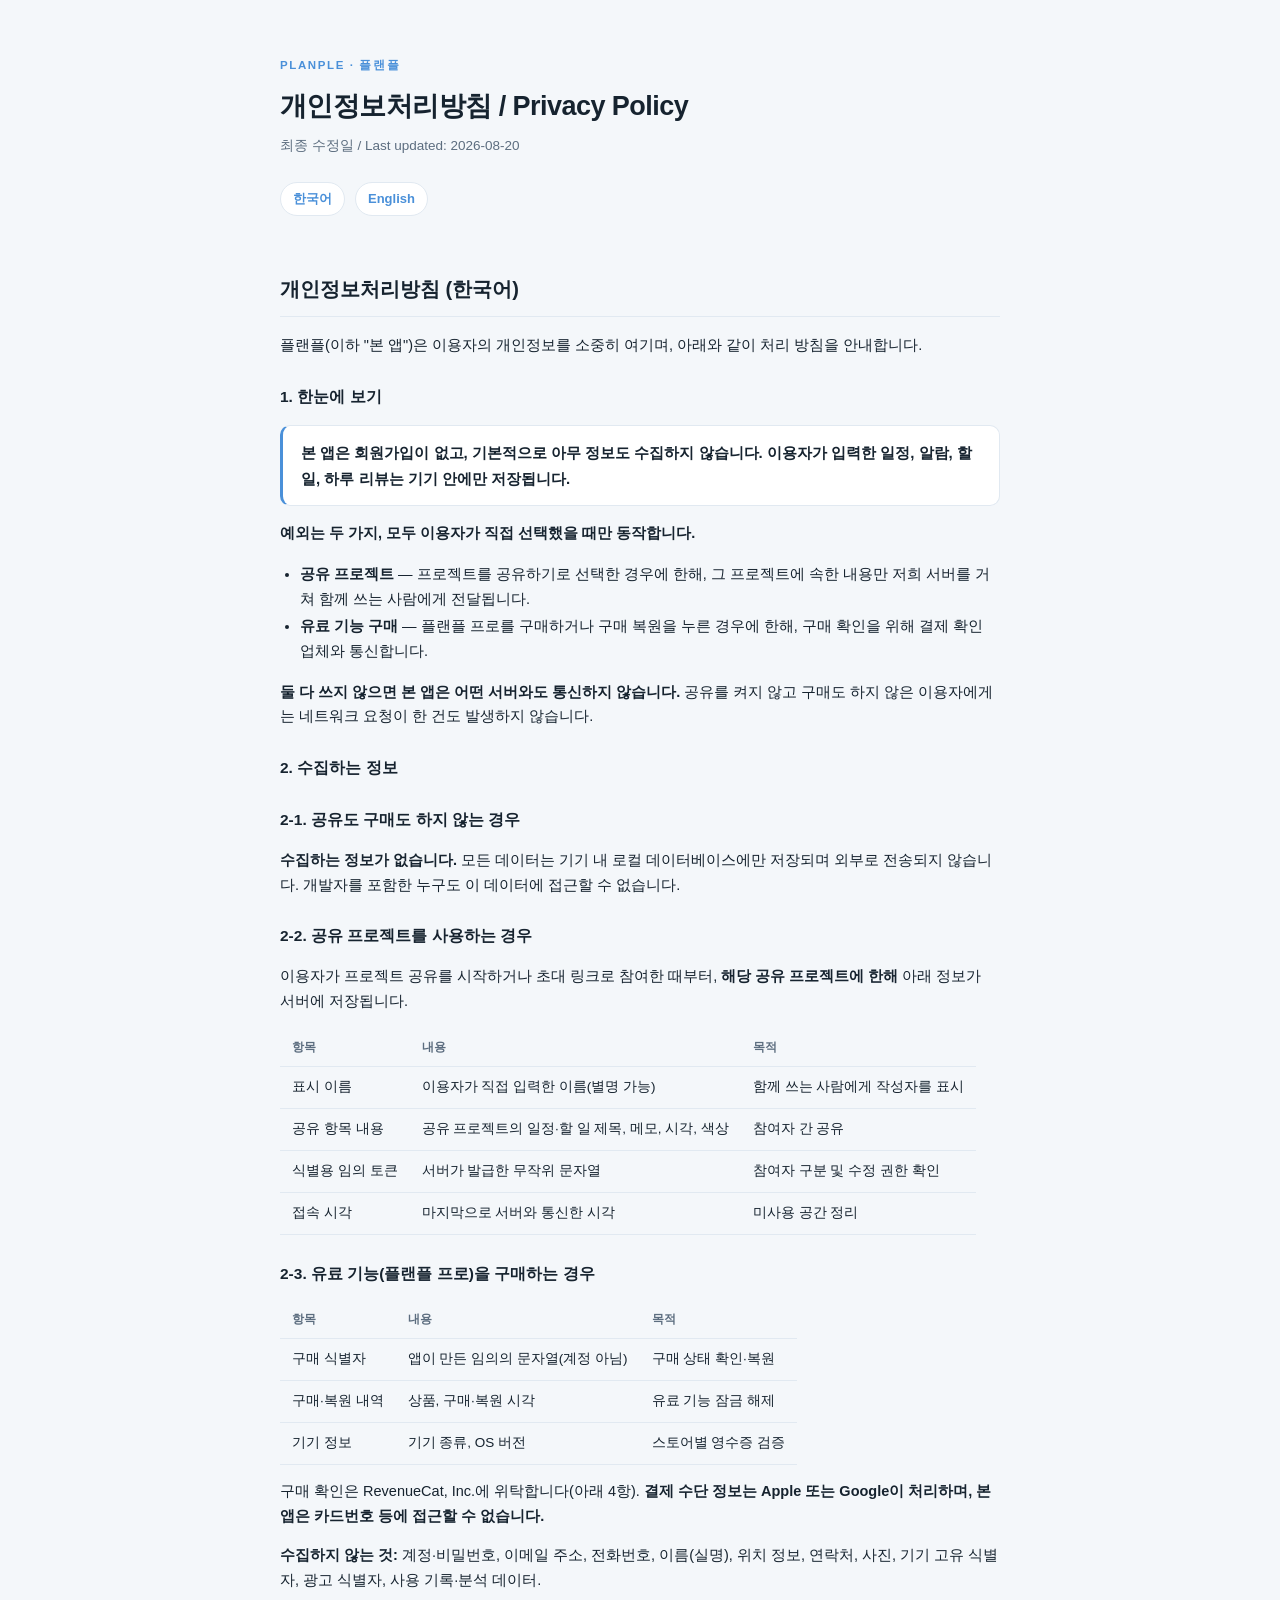
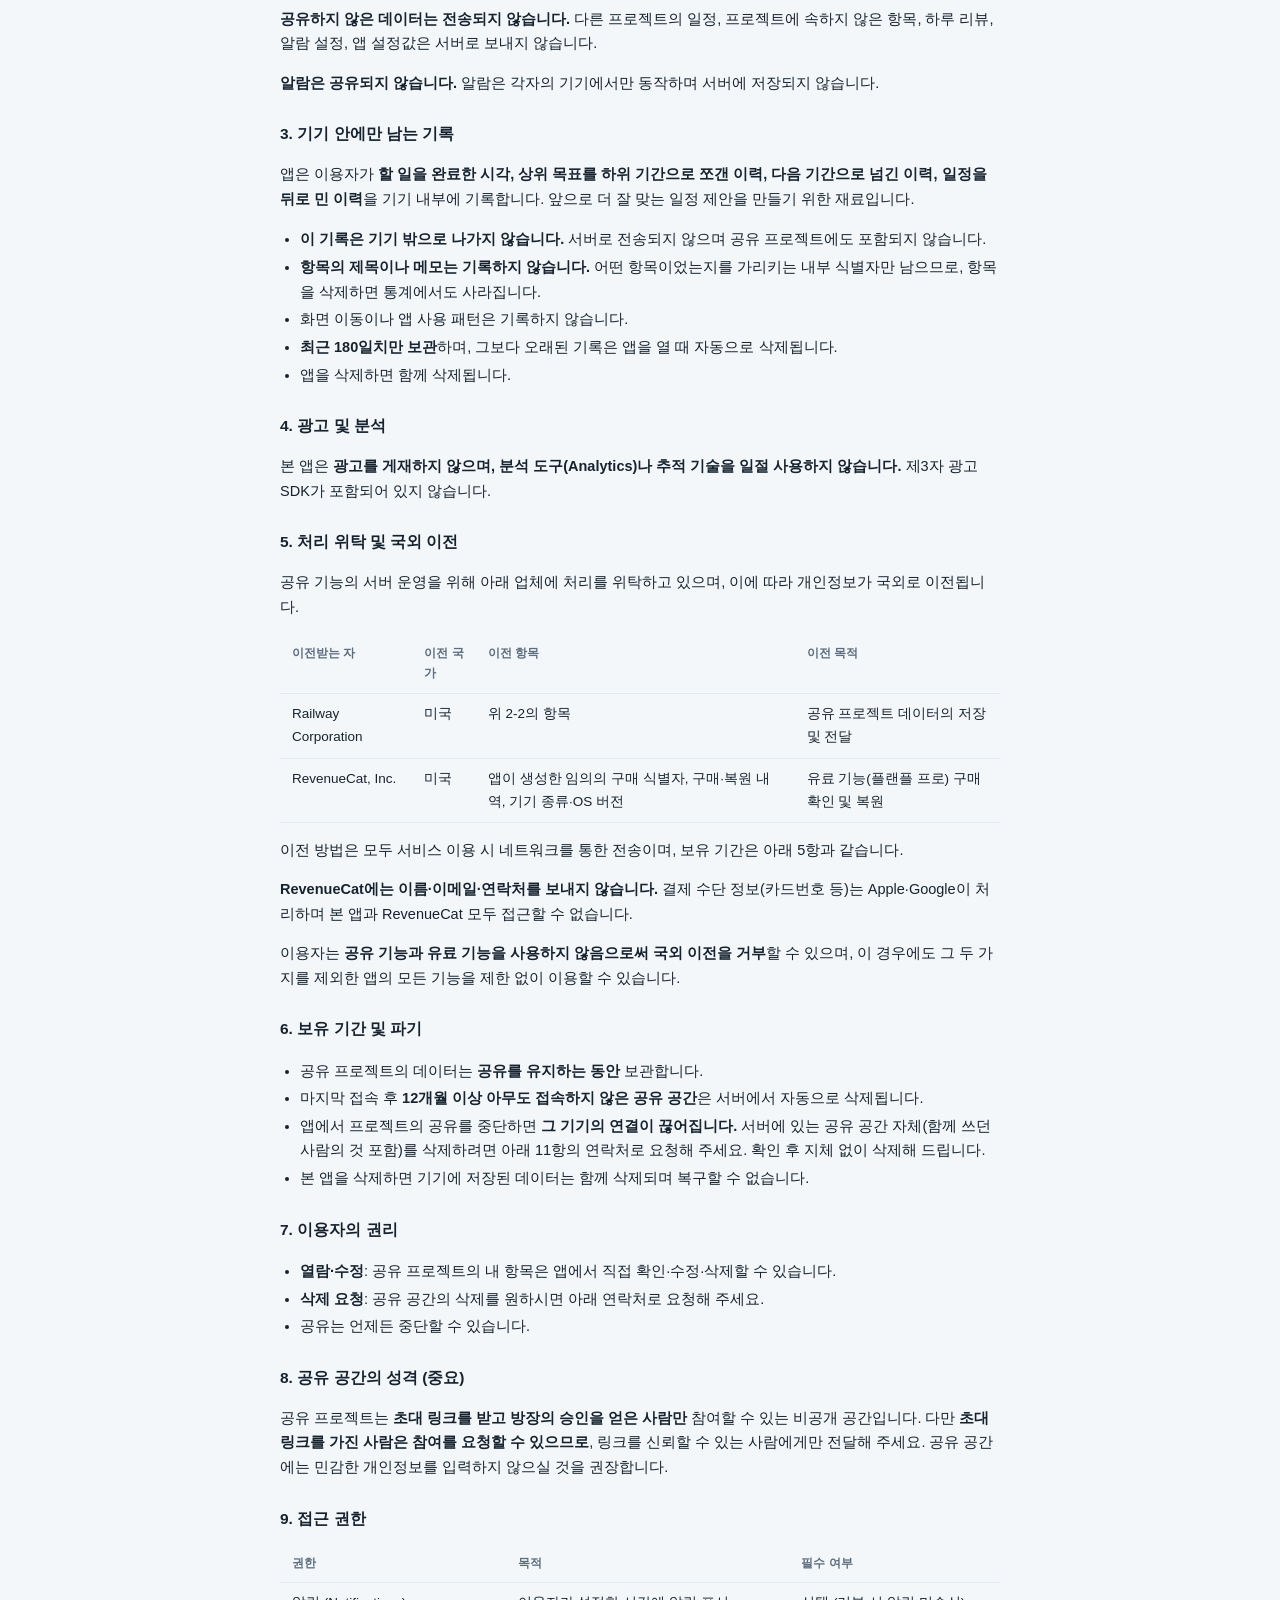
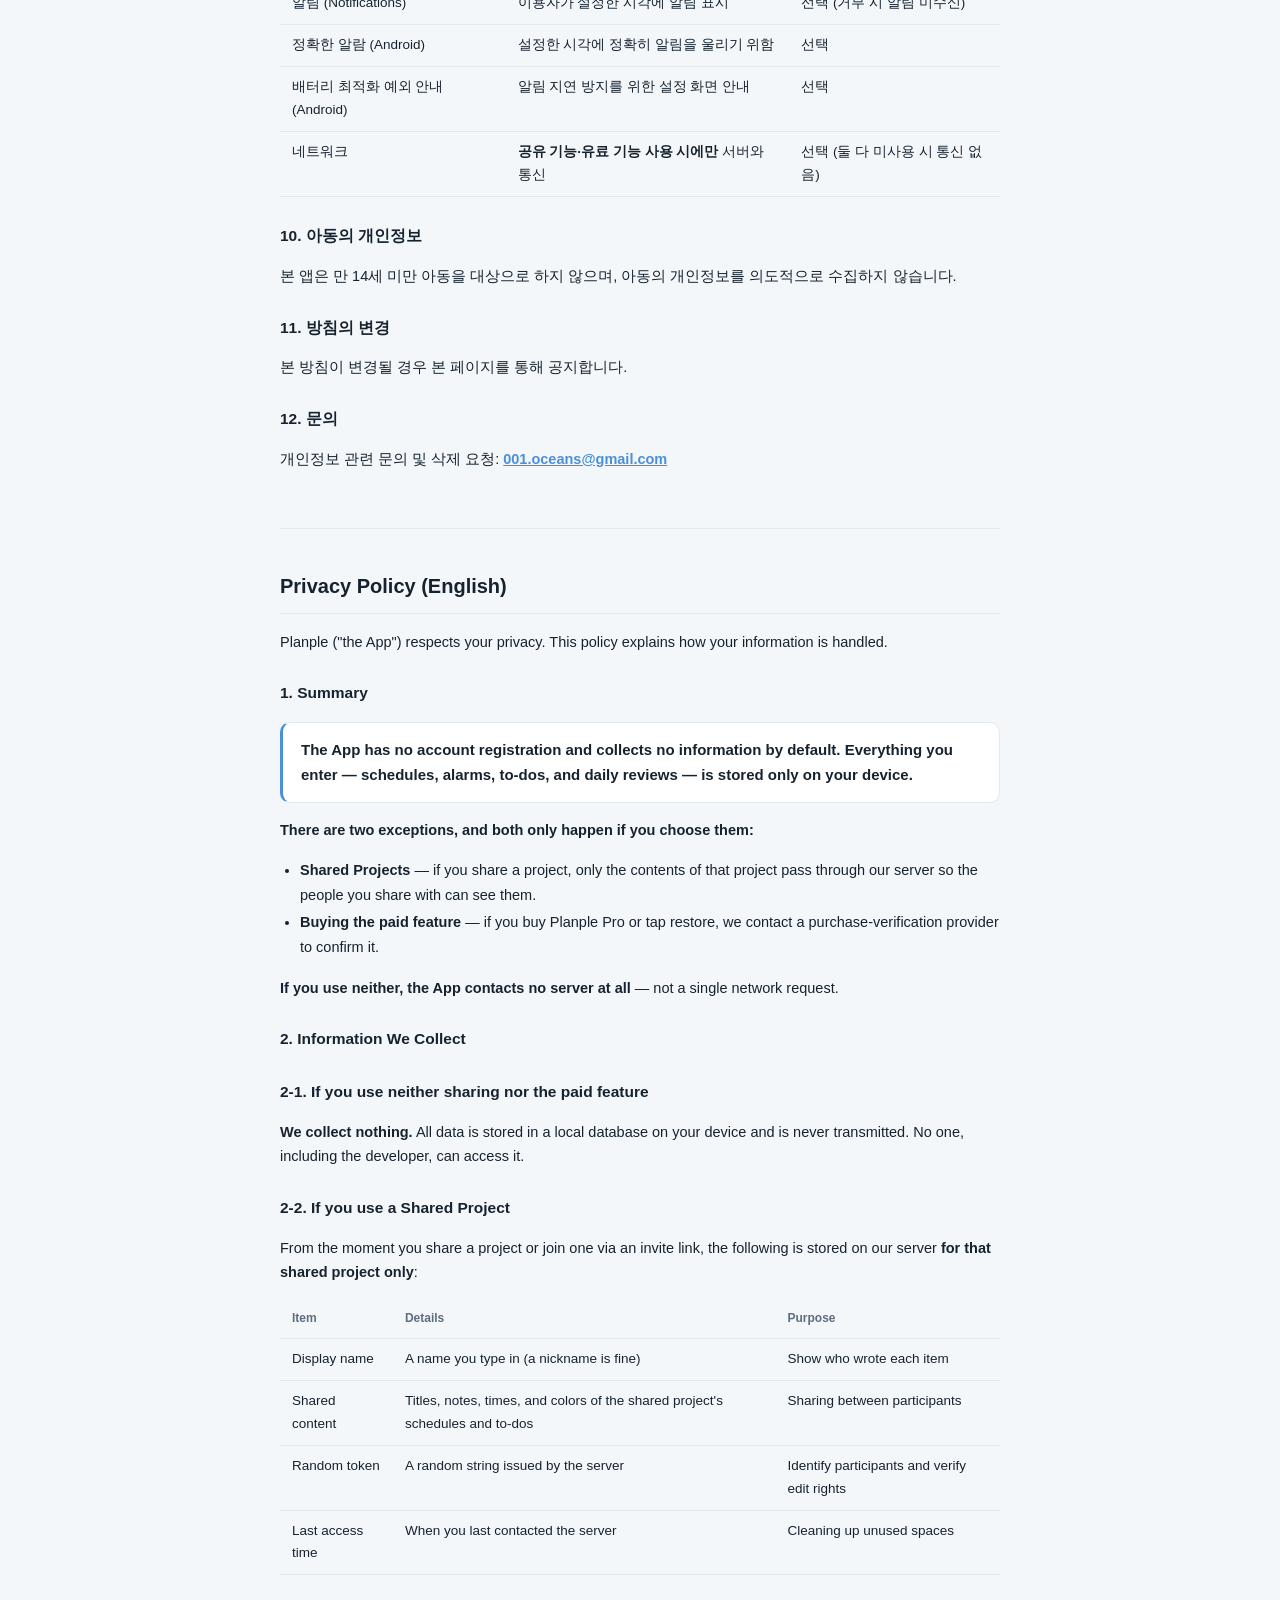
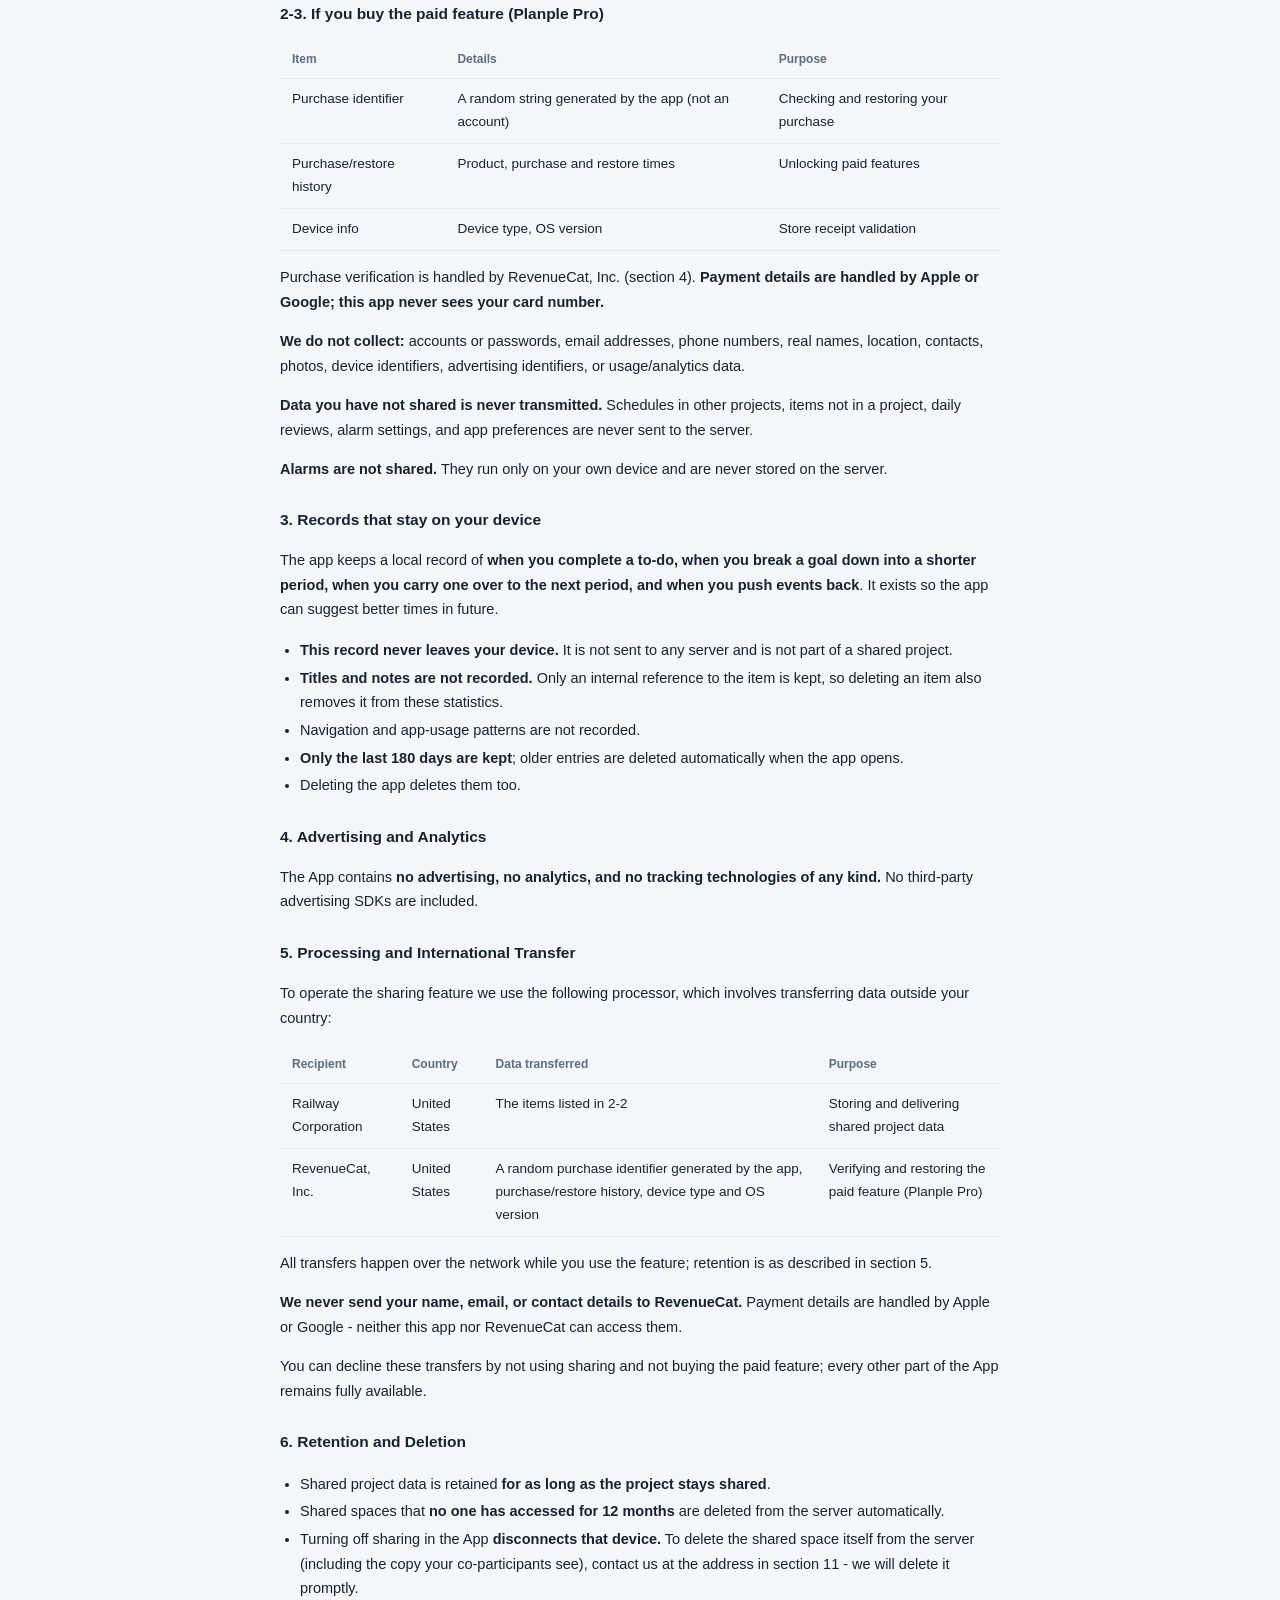
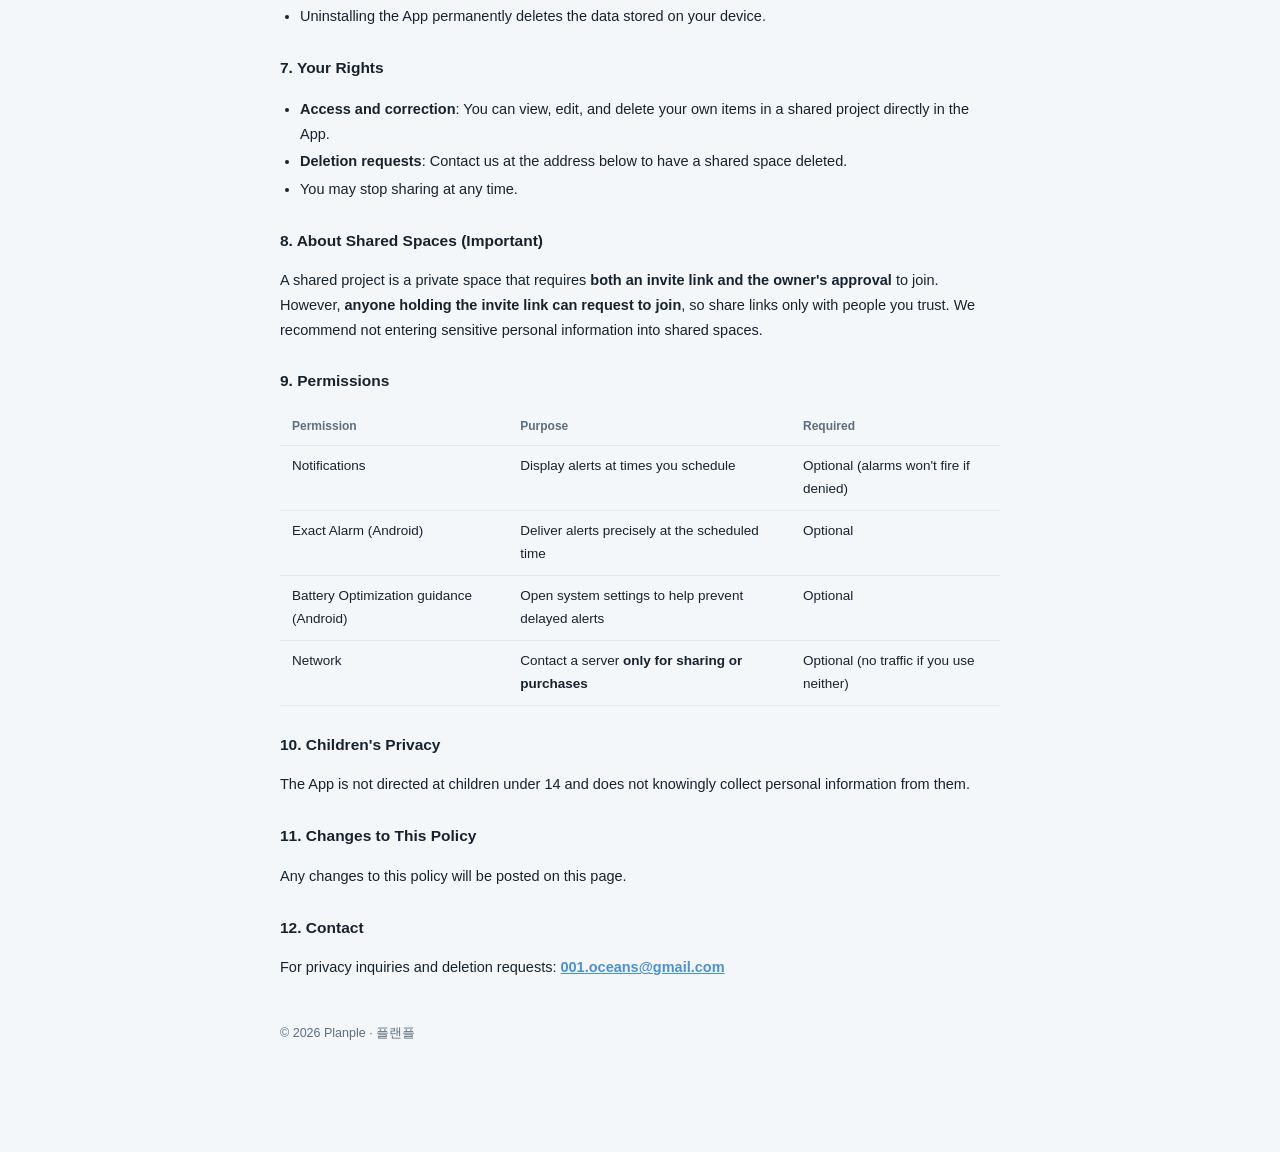
<file: privacy/index.html>
<!DOCTYPE html>
<html lang="ko">
<head>
<meta charset="UTF-8">
<meta name="viewport" content="width=device-width, initial-scale=1.0">
<title>플랜플 개인정보처리방침 · Planple Privacy Policy</title>
<style>
  :root {
    --bg: #f4f7fa; --card: #ffffff; --ink: #16232f; --muted: #5c6d7f;
    --line: #e1e9f1; --accent: #4a90d9; --accent-soft: #eaf2fa;
  }
  @media (prefers-color-scheme: dark) {
    :root {
      --bg: #10151b; --card: #19212a; --ink: #e8eef4; --muted: #93a3b4;
      --line: #28323d; --accent: #6aa9e6; --accent-soft: #1d2a37;
    }
  }
  * { box-sizing: border-box; }
  body {
    margin: 0; padding: 0 20px 80px; background: var(--bg); color: var(--ink);
    font-family: -apple-system, BlinkMacSystemFont, "Apple SD Gothic Neo",
      Pretendard, "Malgun Gothic", sans-serif;
    line-height: 1.7; -webkit-font-smoothing: antialiased;
  }
  .wrap { max-width: 720px; margin: 0 auto; }
  header { padding: 56px 0 8px; }
  .eyebrow {
    font-size: 11.5px; font-weight: 700; letter-spacing: .14em;
    text-transform: uppercase; color: var(--accent); margin-bottom: 8px;
  }
  h1 { font-size: 27px; font-weight: 750; letter-spacing: -.02em; margin: 0 0 6px; }
  .meta { color: var(--muted); font-size: 13.5px; margin: 0; }
  nav {
    display: flex; gap: 10px; margin: 24px 0 8px;
    font-size: 13px; font-weight: 600;
  }
  nav a {
    color: var(--accent); text-decoration: none; padding: 5px 12px;
    border: 1px solid var(--line); border-radius: 99px; background: var(--card);
  }
  nav a:hover { background: var(--accent-soft); }
  section { margin-top: 40px; }
  h2 {
    font-size: 20px; font-weight: 700; margin: 0 0 16px;
    padding-bottom: 10px; border-bottom: 1px solid var(--line);
  }
  h3 { font-size: 15.5px; font-weight: 650; margin: 26px 0 6px; }
  p, li { font-size: 14.5px; }
  strong { font-weight: 650; }
  .lead {
    background: var(--card); border: 1px solid var(--line); border-left: 3px solid var(--accent);
    border-radius: 10px; padding: 14px 18px; font-size: 15px; font-weight: 600;
  }
  table {
    width: 100%; border-collapse: collapse; margin: 12px 0; font-size: 13.5px;
    display: block; overflow-x: auto;
  }
  th, td { text-align: left; padding: 9px 12px; border-bottom: 1px solid var(--line); vertical-align: top; }
  th { color: var(--muted); font-weight: 600; font-size: 12px; }
  a.mail { color: var(--accent); font-weight: 650; }
  hr { border: 0; border-top: 1px solid var(--line); margin: 56px 0 0; }
  footer { padding: 28px 0; color: var(--muted); font-size: 12.5px; }
  ul { padding-left: 20px; }
  li { margin: 3px 0; }
</style>
</head>
<body>
<div class="wrap">
  <header>
    <div class="eyebrow">Planple · 플랜플</div>
    <h1>개인정보처리방침 / Privacy Policy</h1>
    <p class="meta">최종 수정일 / Last updated: 2026-08-20</p>
    <nav>
      <a href="#ko">한국어</a>
      <a href="#en">English</a>
    </nav>
  </header>

  <section id="ko">
    <h2>개인정보처리방침 (한국어)</h2>
    <p>플랜플(이하 "본 앱")은 이용자의 개인정보를 소중히 여기며, 아래와 같이 처리 방침을 안내합니다.</p>

    <h3>1. 한눈에 보기</h3>
    <p class="lead">본 앱은 회원가입이 없고, 기본적으로 아무 정보도 수집하지 않습니다.
    이용자가 입력한 일정, 알람, 할 일, 하루 리뷰는 기기 안에만 저장됩니다.</p>
    <p><strong>예외는 두 가지, 모두 이용자가 직접 선택했을 때만 동작합니다.</strong></p>
    <ul>
      <li><strong>공유 프로젝트</strong> — 프로젝트를 공유하기로 선택한 경우에 한해, 그 프로젝트에 속한 내용만 저희 서버를 거쳐 함께 쓰는 사람에게 전달됩니다.</li>
      <li><strong>유료 기능 구매</strong> — 플랜플 프로를 구매하거나 구매 복원을 누른 경우에 한해, 구매 확인을 위해 결제 확인 업체와 통신합니다.</li>
    </ul>
    <p><strong>둘 다 쓰지 않으면 본 앱은 어떤 서버와도 통신하지 않습니다.</strong> 공유를 켜지 않고
    구매도 하지 않은 이용자에게는 네트워크 요청이 한 건도 발생하지 않습니다.</p>

    <h3>2. 수집하는 정보</h3>
    <h3>2-1. 공유도 구매도 하지 않는 경우</h3>
    <p><strong>수집하는 정보가 없습니다.</strong> 모든 데이터는 기기 내 로컬 데이터베이스에만
    저장되며 외부로 전송되지 않습니다. 개발자를 포함한 누구도 이 데이터에 접근할 수 없습니다.</p>

    <h3>2-2. 공유 프로젝트를 사용하는 경우</h3>
    <p>이용자가 프로젝트 공유를 시작하거나 초대 링크로 참여한 때부터,
    <strong>해당 공유 프로젝트에 한해</strong> 아래 정보가 서버에 저장됩니다.</p>
    <table>
      <tr><th>항목</th><th>내용</th><th>목적</th></tr>
      <tr><td>표시 이름</td><td>이용자가 직접 입력한 이름(별명 가능)</td><td>함께 쓰는 사람에게 작성자를 표시</td></tr>
      <tr><td>공유 항목 내용</td><td>공유 프로젝트의 일정·할 일 제목, 메모, 시각, 색상</td><td>참여자 간 공유</td></tr>
      <tr><td>식별용 임의 토큰</td><td>서버가 발급한 무작위 문자열</td><td>참여자 구분 및 수정 권한 확인</td></tr>
      <tr><td>접속 시각</td><td>마지막으로 서버와 통신한 시각</td><td>미사용 공간 정리</td></tr>
    </table>

    <h3>2-3. 유료 기능(플랜플 프로)을 구매하는 경우</h3>
    <table>
      <tr><th>항목</th><th>내용</th><th>목적</th></tr>
      <tr><td>구매 식별자</td><td>앱이 만든 임의의 문자열(계정 아님)</td><td>구매 상태 확인·복원</td></tr>
      <tr><td>구매·복원 내역</td><td>상품, 구매·복원 시각</td><td>유료 기능 잠금 해제</td></tr>
      <tr><td>기기 정보</td><td>기기 종류, OS 버전</td><td>스토어별 영수증 검증</td></tr>
    </table>
    <p>구매 확인은 RevenueCat, Inc.에 위탁합니다(아래 4항). <strong>결제 수단 정보는 Apple 또는
    Google이 처리하며, 본 앱은 카드번호 등에 접근할 수 없습니다.</strong></p>
    <p><strong>수집하지 않는 것:</strong> 계정·비밀번호, 이메일 주소, 전화번호, 이름(실명),
    위치 정보, 연락처, 사진, 기기 고유 식별자, 광고 식별자, 사용 기록·분석 데이터.</p>
    <p><strong>공유하지 않은 데이터는 전송되지 않습니다.</strong> 다른 프로젝트의 일정,
    프로젝트에 속하지 않은 항목, 하루 리뷰, 알람 설정, 앱 설정값은 서버로 보내지 않습니다.</p>
    <p><strong>알람은 공유되지 않습니다.</strong> 알람은 각자의 기기에서만 동작하며 서버에
    저장되지 않습니다.</p>

    <h3>3. 기기 안에만 남는 기록</h3>
    <p>앱은 이용자가 <strong>할 일을 완료한 시각, 상위 목표를 하위 기간으로 쪼갠 이력,
    다음 기간으로 넘긴 이력, 일정을 뒤로 민 이력</strong>을 기기 내부에 기록합니다.
    앞으로 더 잘 맞는 일정 제안을 만들기 위한 재료입니다.</p>
    <ul>
      <li><strong>이 기록은 기기 밖으로 나가지 않습니다.</strong> 서버로 전송되지 않으며 공유 프로젝트에도 포함되지 않습니다.</li>
      <li><strong>항목의 제목이나 메모는 기록하지 않습니다.</strong> 어떤 항목이었는지를 가리키는 내부 식별자만 남으므로, 항목을 삭제하면 통계에서도 사라집니다.</li>
      <li>화면 이동이나 앱 사용 패턴은 기록하지 않습니다.</li>
      <li><strong>최근 180일치만 보관</strong>하며, 그보다 오래된 기록은 앱을 열 때 자동으로 삭제됩니다.</li>
      <li>앱을 삭제하면 함께 삭제됩니다.</li>
    </ul>

    <h3>4. 광고 및 분석</h3>
    <p>본 앱은 <strong>광고를 게재하지 않으며, 분석 도구(Analytics)나 추적 기술을 일절
    사용하지 않습니다.</strong> 제3자 광고 SDK가 포함되어 있지 않습니다.</p>

    <h3>5. 처리 위탁 및 국외 이전</h3>
    <p>공유 기능의 서버 운영을 위해 아래 업체에 처리를 위탁하고 있으며, 이에 따라
    개인정보가 국외로 이전됩니다.</p>
    <table>
      <tr><th>이전받는 자</th><th>이전 국가</th><th>이전 항목</th><th>이전 목적</th></tr>
      <tr><td>Railway Corporation</td><td>미국</td><td>위 2-2의 항목</td><td>공유 프로젝트 데이터의 저장 및 전달</td></tr>
      <tr><td>RevenueCat, Inc.</td><td>미국</td><td>앱이 생성한 임의의 구매 식별자, 구매·복원 내역, 기기 종류·OS 버전</td><td>유료 기능(플랜플 프로) 구매 확인 및 복원</td></tr>
    </table>
    <p>이전 방법은 모두 서비스 이용 시 네트워크를 통한 전송이며, 보유 기간은 아래 5항과 같습니다.</p>
    <p><strong>RevenueCat에는 이름·이메일·연락처를 보내지 않습니다.</strong> 결제 수단 정보(카드번호 등)는
    Apple·Google이 처리하며 본 앱과 RevenueCat 모두 접근할 수 없습니다.</p>
    <p>이용자는 <strong>공유 기능과 유료 기능을 사용하지 않음으로써 국외 이전을 거부</strong>할 수
    있으며, 이 경우에도 그 두 가지를 제외한 앱의 모든 기능을 제한 없이 이용할 수 있습니다.</p>

    <h3>6. 보유 기간 및 파기</h3>
    <ul>
      <li>공유 프로젝트의 데이터는 <strong>공유를 유지하는 동안</strong> 보관합니다.</li>
      <li>마지막 접속 후 <strong>12개월 이상 아무도 접속하지 않은 공유 공간</strong>은 서버에서 자동으로 삭제됩니다.</li>
      <li>앱에서 프로젝트의 공유를 중단하면 <strong>그 기기의 연결이 끊어집니다.</strong> 서버에 있는 공유 공간 자체(함께 쓰던 사람의 것 포함)를 삭제하려면 아래 11항의 연락처로 요청해 주세요. 확인 후 지체 없이 삭제해 드립니다.</li>
      <li>본 앱을 삭제하면 기기에 저장된 데이터는 함께 삭제되며 복구할 수 없습니다.</li>
    </ul>

    <h3>7. 이용자의 권리</h3>
    <ul>
      <li><strong>열람·수정</strong>: 공유 프로젝트의 내 항목은 앱에서 직접 확인·수정·삭제할 수 있습니다.</li>
      <li><strong>삭제 요청</strong>: 공유 공간의 삭제를 원하시면 아래 연락처로 요청해 주세요.</li>
      <li>공유는 언제든 중단할 수 있습니다.</li>
    </ul>

    <h3>8. 공유 공간의 성격 (중요)</h3>
    <p>공유 프로젝트는 <strong>초대 링크를 받고 방장의 승인을 얻은 사람만</strong> 참여할 수 있는
    비공개 공간입니다. 다만 <strong>초대 링크를 가진 사람은 참여를 요청할 수 있으므로</strong>,
    링크를 신뢰할 수 있는 사람에게만 전달해 주세요. 공유 공간에는 민감한 개인정보를
    입력하지 않으실 것을 권장합니다.</p>

    <h3>9. 접근 권한</h3>
    <table>
      <tr><th>권한</th><th>목적</th><th>필수 여부</th></tr>
      <tr><td>알림 (Notifications)</td><td>이용자가 설정한 시각에 알림 표시</td><td>선택 (거부 시 알림 미수신)</td></tr>
      <tr><td>정확한 알람 (Android)</td><td>설정한 시각에 정확히 알림을 울리기 위함</td><td>선택</td></tr>
      <tr><td>배터리 최적화 예외 안내 (Android)</td><td>알림 지연 방지를 위한 설정 화면 안내</td><td>선택</td></tr>
      <tr><td>네트워크</td><td><strong>공유 기능·유료 기능 사용 시에만</strong> 서버와 통신</td><td>선택 (둘 다 미사용 시 통신 없음)</td></tr>
    </table>

    <h3>10. 아동의 개인정보</h3>
    <p>본 앱은 만 14세 미만 아동을 대상으로 하지 않으며, 아동의 개인정보를 의도적으로
    수집하지 않습니다.</p>

    <h3>11. 방침의 변경</h3>
    <p>본 방침이 변경될 경우 본 페이지를 통해 공지합니다.</p>

    <h3>12. 문의</h3>
    <p>개인정보 관련 문의 및 삭제 요청:
    <a class="mail" href="mailto:001.oceans@gmail.com">001.oceans@gmail.com</a></p>
  </section>

  <hr>

  <section id="en">
    <h2>Privacy Policy (English)</h2>
    <p>Planple ("the App") respects your privacy. This policy explains how your
    information is handled.</p>

    <h3>1. Summary</h3>
    <p class="lead">The App has no account registration and collects no information
    by default. Everything you enter — schedules, alarms, to-dos, and daily reviews —
    is stored only on your device.</p>
    <p><strong>There are two exceptions, and both only happen if you choose them:</strong></p>
    <ul>
      <li><strong>Shared Projects</strong> — if you share a project, only the contents of that project pass through our server so the people you share with can see them.</li>
      <li><strong>Buying the paid feature</strong> — if you buy Planple Pro or tap restore, we contact a purchase-verification provider to confirm it.</li>
    </ul>
    <p><strong>If you use neither, the App contacts no server at all</strong> — not a single network request.</p>

    <h3>2. Information We Collect</h3>
    <h3>2-1. If you use neither sharing nor the paid feature</h3>
    <p><strong>We collect nothing.</strong> All data is stored in a local database on
    your device and is never transmitted. No one, including the developer, can access it.</p>

    <h3>2-2. If you use a Shared Project</h3>
    <p>From the moment you share a project or join one via an invite link, the following
    is stored on our server <strong>for that shared project only</strong>:</p>
    <table>
      <tr><th>Item</th><th>Details</th><th>Purpose</th></tr>
      <tr><td>Display name</td><td>A name you type in (a nickname is fine)</td><td>Show who wrote each item</td></tr>
      <tr><td>Shared content</td><td>Titles, notes, times, and colors of the shared project's schedules and to-dos</td><td>Sharing between participants</td></tr>
      <tr><td>Random token</td><td>A random string issued by the server</td><td>Identify participants and verify edit rights</td></tr>
      <tr><td>Last access time</td><td>When you last contacted the server</td><td>Cleaning up unused spaces</td></tr>
    </table>

    <h3>2-3. If you buy the paid feature (Planple Pro)</h3>
    <table>
      <tr><th>Item</th><th>Details</th><th>Purpose</th></tr>
      <tr><td>Purchase identifier</td><td>A random string generated by the app (not an account)</td><td>Checking and restoring your purchase</td></tr>
      <tr><td>Purchase/restore history</td><td>Product, purchase and restore times</td><td>Unlocking paid features</td></tr>
      <tr><td>Device info</td><td>Device type, OS version</td><td>Store receipt validation</td></tr>
    </table>
    <p>Purchase verification is handled by RevenueCat, Inc. (section 4). <strong>Payment
    details are handled by Apple or Google; this app never sees your card number.</strong></p>
    <p><strong>We do not collect:</strong> accounts or passwords, email addresses, phone
    numbers, real names, location, contacts, photos, device identifiers, advertising
    identifiers, or usage/analytics data.</p>
    <p><strong>Data you have not shared is never transmitted.</strong> Schedules in other
    projects, items not in a project, daily reviews, alarm settings, and app preferences
    are never sent to the server.</p>
    <p><strong>Alarms are not shared.</strong> They run only on your own device and are
    never stored on the server.</p>

    <h3>3. Records that stay on your device</h3>
    <p>The app keeps a local record of <strong>when you complete a to-do, when you break a
    goal down into a shorter period, when you carry one over to the next period, and when
    you push events back</strong>. It exists so the app can suggest better times in future.</p>
    <ul>
      <li><strong>This record never leaves your device.</strong> It is not sent to any server and is not part of a shared project.</li>
      <li><strong>Titles and notes are not recorded.</strong> Only an internal reference to the item is kept, so deleting an item also removes it from these statistics.</li>
      <li>Navigation and app-usage patterns are not recorded.</li>
      <li><strong>Only the last 180 days are kept</strong>; older entries are deleted automatically when the app opens.</li>
      <li>Deleting the app deletes them too.</li>
    </ul>

    <h3>4. Advertising and Analytics</h3>
    <p>The App contains <strong>no advertising, no analytics, and no tracking
    technologies of any kind.</strong> No third-party advertising SDKs are included.</p>

    <h3>5. Processing and International Transfer</h3>
    <p>To operate the sharing feature we use the following processor, which involves
    transferring data outside your country:</p>
    <table>
      <tr><th>Recipient</th><th>Country</th><th>Data transferred</th><th>Purpose</th></tr>
      <tr><td>Railway Corporation</td><td>United States</td><td>The items listed in 2-2</td><td>Storing and delivering shared project data</td></tr>
      <tr><td>RevenueCat, Inc.</td><td>United States</td><td>A random purchase identifier generated by the app, purchase/restore history, device type and OS version</td><td>Verifying and restoring the paid feature (Planple Pro)</td></tr>
    </table>
    <p>All transfers happen over the network while you use the feature; retention is as described in section 5.</p>
    <p><strong>We never send your name, email, or contact details to RevenueCat.</strong> Payment
    details are handled by Apple or Google - neither this app nor RevenueCat can access them.</p>
    <p>You can decline these transfers by not using sharing and not buying the paid
    feature; every other part of the App remains fully available.</p>

    <h3>6. Retention and Deletion</h3>
    <ul>
      <li>Shared project data is retained <strong>for as long as the project stays shared</strong>.</li>
      <li>Shared spaces that <strong>no one has accessed for 12 months</strong> are deleted from the server automatically.</li>
      <li>Turning off sharing in the App <strong>disconnects that device.</strong> To delete the shared space itself from the server (including the copy your co-participants see), contact us at the address in section 11 - we will delete it promptly.</li>
      <li>Uninstalling the App permanently deletes the data stored on your device.</li>
    </ul>

    <h3>7. Your Rights</h3>
    <ul>
      <li><strong>Access and correction</strong>: You can view, edit, and delete your own items in a shared project directly in the App.</li>
      <li><strong>Deletion requests</strong>: Contact us at the address below to have a shared space deleted.</li>
      <li>You may stop sharing at any time.</li>
    </ul>

    <h3>8. About Shared Spaces (Important)</h3>
    <p>A shared project is a private space that requires <strong>both an invite link and
    the owner's approval</strong> to join. However, <strong>anyone holding the invite link
    can request to join</strong>, so share links only with people you trust. We recommend
    not entering sensitive personal information into shared spaces.</p>

    <h3>9. Permissions</h3>
    <table>
      <tr><th>Permission</th><th>Purpose</th><th>Required</th></tr>
      <tr><td>Notifications</td><td>Display alerts at times you schedule</td><td>Optional (alarms won't fire if denied)</td></tr>
      <tr><td>Exact Alarm (Android)</td><td>Deliver alerts precisely at the scheduled time</td><td>Optional</td></tr>
      <tr><td>Battery Optimization guidance (Android)</td><td>Open system settings to help prevent delayed alerts</td><td>Optional</td></tr>
      <tr><td>Network</td><td>Contact a server <strong>only for sharing or purchases</strong></td><td>Optional (no traffic if you use neither)</td></tr>
    </table>

    <h3>10. Children's Privacy</h3>
    <p>The App is not directed at children under 14 and does not knowingly collect
    personal information from them.</p>

    <h3>11. Changes to This Policy</h3>
    <p>Any changes to this policy will be posted on this page.</p>

    <h3>12. Contact</h3>
    <p>For privacy inquiries and deletion requests:
    <a class="mail" href="mailto:001.oceans@gmail.com">001.oceans@gmail.com</a></p>
  </section>

  <footer>© 2026 Planple · 플랜플</footer>
</div>
</body>
</html>
</file>
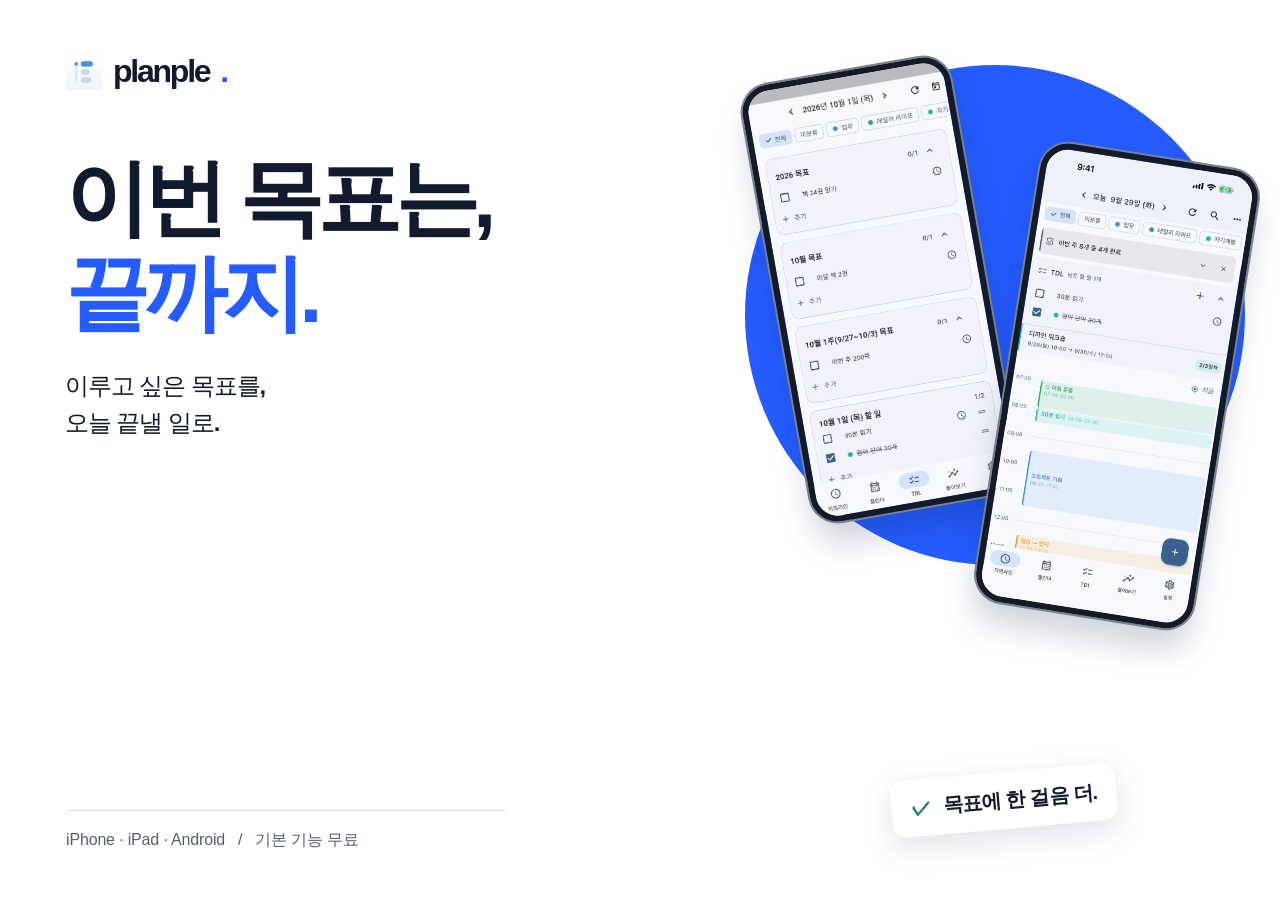
<file: assets/social-preview.html>
<!doctype html><html lang="ko"><meta charset="utf-8"><meta name="viewport" content="width=device-width,initial-scale=1"><meta name="robots" content="noindex"><title>Planple link preview</title><style>
*{box-sizing:border-box}body{margin:0;width:1200px;height:630px;overflow:hidden;background:#fff;color:#111b2d;font-family:-apple-system,BlinkMacSystemFont,"Apple SD Gothic Neo",sans-serif;letter-spacing:-.045em}.logo{position:absolute;left:66px;top:53px;font-size:32px;font-weight:850;letter-spacing:-.07em;display:flex;align-items:center;gap:11px}.logo img{width:36px;height:36px}.logo b{color:#245cff}.copy{position:absolute;left:65px;top:151px;z-index:2}h1{font-size:84px;letter-spacing:-.07em;line-height:1.13;margin:0 0 26px;font-weight:850}em{color:#245cff;font-style:normal}.sub{font-size:24px;line-height:1.55;letter-spacing:-.045em;font-weight:550}.platform{position:absolute;left:66px;bottom:49px;border-top:1px solid #dce2eb;padding-top:19px;width:440px;color:#536074;font-size:16px;letter-spacing:-.01em}.circle{position:absolute;right:35px;top:65px;width:500px;height:500px;background:#245cff;border-radius:50%}.phone{position:absolute;border:6px solid #151b26;border-radius:28px;overflow:hidden;box-shadow:0 0 0 2px #778292,0 22px 30px #10204b30;width:211px;line-height:0}.phone img{width:100%}.back{right:294px;top:68px;transform:rotate(-10deg)}.front{right:53px;top:154px;transform:rotate(9deg);width:220px}.label{position:absolute;right:163px;bottom:71px;background:white;box-shadow:0 10px 30px #10204b20;padding:15px 20px;border-radius:14px;font-size:20px;font-weight:700;transform:rotate(-5deg)}.label b{color:#15764f;margin-right:8px}
</style><div class="logo"><img src="icon.png" alt="">planple<b>.</b></div><div class="copy"><h1>이번 목표는,<br><em>끝까지.</em></h1><p class="sub">이루고 싶은 목표를,<br>오늘 끝낼 일로.</p></div><div class="platform">iPhone · iPad · Android &nbsp; / &nbsp; 기본 기능 무료</div><div class="circle"></div><div class="phone back"><img src="refresh-1.4.9/android-ko-tdl.png" alt="Android TDL"></div><div class="phone front"><img src="refresh-1.4.9/iphone-ko-timeline-tdl.png" alt="iPhone timeline"></div><div class="label"><b>✓</b> 목표에 한 걸음 더.</div></html>
</file>
<file: styles.css>
:root {
  --blue:#245cff;
  --blue-dark:#164bd9;
  --ink:#111b2d;
  --muted:#536074;
  --line:#dce2eb;
  --paper:#fff;
  --pale:#f4f6fa;
  --sky:#eaf0ff;
  --green:#15764f;
  --radius:30px;
  --wrap:1200px;
  color-scheme:light
}
* {
  box-sizing:border-box
}
html {
  scroll-behavior:smooth;
  scroll-padding-top:94px;
  -webkit-text-size-adjust:100%
}
body {
  margin:0;
  color:var(--ink);
  background:var(--paper);
  font:400 16px/1.65 -apple-system,BlinkMacSystemFont,"Apple SD Gothic Neo","Segoe UI","Malgun Gothic",sans-serif;
  letter-spacing:-.025em
}
h1,h2,h3,p {
  margin:0
}
h1,h2,h3 {
  word-break:keep-all;
  text-wrap:balance
}
p {
  word-break:keep-all;
  text-wrap:pretty
}
img {
  display:block;
  max-width:100%;
  height:auto
}
a {
  color:inherit;
  text-decoration:none
}
button {
  font:inherit;
  cursor:pointer
}
button,a {
  -webkit-tap-highlight-color:transparent
}
button:focus-visible,a:focus-visible,summary:focus-visible {
  outline:3px solid var(--blue);
  outline-offset:5px
}
button {
  color:inherit
}
html[lang=ko] .en,html[lang=en] .ko {
  display:none!important
}
em {
  font-style:normal;
  color:var(--blue)
}
.wrap {
  width:min(var(--wrap),calc(100% - 80px));
  margin-inline:auto
}
.section {
  padding-block:110px
}
.eyebrow {
  font-size:11px;
  font-weight:800;
  letter-spacing:.15em;
  color:var(--blue);
  display:flex;
  align-items:center;
  gap:9px;
  margin-bottom:24px
}
.status-dot {
  width:7px;
  height:7px;
  background:var(--blue);
  border-radius:50%;
  box-shadow:0 0 0 4px #245cff14
}
.small-note,.fineprint {
  color:var(--muted);
  font-size:12px;
  line-height:1.7
}
.fineprint {
  margin-top:19px
}
.skip {
  position:fixed;
  top:-80px;
  left:20px;
  z-index:100;
  background:var(--ink);
  color:white;
  padding:12px 20px;
  border-radius:10px
}
.skip:focus {
  top:10px
}
.header {
  position:sticky;
  top:0;
  z-index:40;
  background:#ffffffed;
  border-bottom:1px solid #111b2d0d;
  backdrop-filter:blur(18px)
}
.nav {
  height:84px;
  display:flex;
  align-items:center;
  justify-content:space-between;
  gap:30px
}
.brand {
  display:inline-flex;
  align-items:center;
  gap:10px;
  font-size:30px;
  letter-spacing:-.06em;
  font-weight:850;
  line-height:1
}
.brand img {
  border-radius:10px;
  box-shadow:0 2px 8px #111b2d0e
}
.brand-dot {
  color:var(--blue)
}
.nav-links {
  display:flex;
  gap:30px;
  margin-left:auto;
  font-size:13px;
  font-weight:650
}
.nav-links a:hover {
  color:var(--blue)
}
.nav-actions {
  display:flex;
  align-items:center;
  gap:22px
}
.languages {
  display:flex;
  gap:3px;
  font-size:11px;
  letter-spacing:0
}
.languages button {
  padding:7px 6px;
  background:none;
  border:0;
  color:#536074;
  min-height:36px
}
.languages button[aria-pressed=true] {
  color:var(--ink);
  font-weight:800;
  text-decoration:underline;
  text-underline-offset:5px
}
.button {
  display:inline-flex;
  align-items:center;
  justify-content:center;
  gap:24px;
  background:var(--ink);
  color:white;
  border-radius:999px;
  padding:14px 24px;
  font-size:13px;
  font-weight:700;
  transition:background .18s,transform .18s
}
.button:hover {
  background:var(--blue);
  transform:translateY(-2px)
}
.nav-cta {
  padding:11px 18px;
  gap:16px
}
.hero {
  min-height:745px;
  display:grid;
  grid-template-columns:1fr 1.03fr;
  gap:32px;
  align-items:center;
  padding-block:66px 58px
}
.hero-copy {
  position:relative;
  z-index:2
}
.hero h1 {
  font-size:clamp(62px,6.4vw,86px);
  line-height:1.13;
  letter-spacing:-.065em;
  font-weight:850;
  margin-bottom:29px
}
.hero h1 em {
  position:relative;
  white-space:nowrap
}
.hero-lead {
  font-size:25px;
  line-height:1.45;
  letter-spacing:-.045em;
  font-weight:650;
  margin-bottom:15px
}
.hero-description {
  font-size:15px;
  line-height:1.9;
  color:var(--muted)
}
.store-links {
  display:flex;
  flex-wrap:wrap;
  gap:11px;
  margin-top:29px
}
.store-button {
  display:flex;
  align-items:center;
  gap:13px;
  border-radius:13px;
  min-width:177px;
  min-height:65px;
  padding:11px 18px;
  color:white;
  background:var(--ink);
  transition:transform .2s,box-shadow .2s
}
.store-button:hover {
  transform:translateY(-3px);
  box-shadow:0 10px 22px #111b2d22
}
.store-button.play {
  background:var(--blue)
}
.store-button svg {
  width:23px;
  height:28px;
  fill:none;
  stroke:currentColor;
  stroke-width:1.7;
  stroke-linecap:round;
  stroke-linejoin:round
}
.store-button small {
  display:block;
  font-size:10px;
  letter-spacing:.04em;
  line-height:1.4;
  color:#ffffffd9
}
.store-button strong {
  display:block;
  font-size:16px;
  line-height:1.4;
  font-weight:650;
  letter-spacing:-.02em
}
.store-button strong span {
  padding-left:12px;
  font-size:15px
}
.hero-art {
  position:relative;
  height:610px;
  min-width:0;
  isolation:isolate
}
.blue-orbit {
  position:absolute;
  inset:10px -8px 38px 0;
  border-radius:50% 50% 45% 45%;
  background:var(--blue);
  overflow:hidden;
  z-index:-1
}
.blue-orbit>span {
  display:block;
  color:#ffffff13;
  font-weight:900;
  font-size:110px;
  letter-spacing:-.08em;
  line-height:.9;
  transform:rotate(13deg);
  padding:33px 0 0 52px
}
.phone {
  background:#111622;
  border:6px solid #151b26;
  border-radius:34px;
  box-shadow:0 2px 0 2px #778292,0 28px 40px -12px #10204b30;
  overflow:hidden;
  line-height:0;
  isolation:isolate
}
.phone img {
  width:100%;
  height:auto;
  background:#f8f9fd
}
.hero-back {
  position:absolute;
  width:235px;
  top:28px;
  left:19px;
  transform:rotate(-10deg)
}
.hero-front {
  position:absolute;
  width:256px;
  top:99px;
  right:22px;
  transform:rotate(9deg);
  box-shadow:0 2px 0 2px #778292,-20px 25px 55px #10204b44
}
.completion-note {
  position:absolute;
  left:-16px;
  bottom:62px;
  display:flex;
  align-items:center;
  gap:13px;
  background:white;
  border:1px solid #e6ebf2;
  border-radius:17px;
  padding:16px 21px;
  box-shadow:0 12px 45px #182c561a;
  transform:rotate(-5deg);
  z-index:3
}
.check-mark {
  display:grid;
  place-items:center;
  width:36px;
  height:36px;
  border-radius:50%;
  background:#dff5e8;
  color:var(--green);
  font-weight:800;
  font-size:22px
}
.completion-note small {
  display:block;
  color:var(--muted);
  font-size:11px
}
.completion-note strong {
  font-size:15px;
  font-weight:750
}
.art-caption {
  position:absolute;
  left:0;
  right:auto;
  bottom:-20px;
  color:var(--muted);
  font-size:10px
}
.principles {
  display:grid;
  grid-template-columns:repeat(3,1fr);
  border-top:1px solid var(--line);
  border-bottom:1px solid var(--line);
  padding-block:25px
}
.principles>div {
  display:flex;
  align-items:center;
  gap:18px;
  padding-inline:25px;
  font-size:16px;
  font-weight:700
}
.principles>div+div {
  border-left:1px solid var(--line)
}
.step-number {
  font-size:11px;
  font-weight:700;
  letter-spacing:.06em;
  color:var(--muted)
}
.mini-arrow {
  color:var(--blue);
  margin-left:auto;
  font-size:23px
}
.journey {
  display:grid;
  grid-template-columns:1fr 1fr;
  align-items:center;
  gap:80px
}
h2 {
  font-size:clamp(33px,3.65vw,47px);
  letter-spacing:-.055em;
  line-height:1.22;
  font-weight:800
}
.section-intro>p:not(.eyebrow):not(.small-note) {
  margin-top:25px;
  font-size:16px;
  line-height:1.9;
  color:var(--muted)
}
.goal-options {
  display:flex;
  flex-wrap:wrap;
  gap:8px;
  margin:29px 0 10px
}
.goal-options button {
  padding:10px 16px;
  border-radius:999px;
  background:white;
  border:1px solid var(--line);
  font-size:13px;
  font-weight:600
}
.goal-options button[aria-pressed=true] {
  color:white;
  background:var(--ink);
  border-color:var(--ink)
}
.goal-options button:hover {
  border-color:var(--blue)
}
.goal-example {
  border-radius:var(--radius);
  background:var(--pale);
  padding:33px;
  position:relative
}
.example-heading {
  display:flex;
  align-items:center;
  justify-content:space-between;
  gap:10px;
  font-size:9px;
  letter-spacing:.08em;
  color:var(--muted);
  margin-bottom:17px
}
.example-heading>span:first-child {
  font-weight:750;
  color:var(--blue)
}
.goal-ladder {
  list-style:none;
  padding:0;
  margin:0
}
.goal-ladder li {
  display:grid;
  grid-template-columns:66px 1fr 20px;
  align-items:center;
  gap:12px;
  min-height:69px;
  border-bottom:1px solid var(--line)
}
.scale {
  font-size:11px;
  font-weight:700;
  color:var(--muted);
  letter-spacing:.01em
}
.goal-ladder strong {
  font-size:19px;
  font-weight:650;
  word-break:keep-all
}
.ladder-dot {
  height:8px;
  width:8px;
  border:1.5px solid #a4afc0;
  border-radius:50%;
  justify-self:center
}
.goal-ladder .today {
  background:white;
  margin:12px -14px 0;
  padding:8px 14px;
  border:1px solid #dce4f5;
  border-radius:13px;
  box-shadow:0 5px 12px #1b386509
}
.today strong,.today .scale {
  color:var(--blue)
}
.check-box {
  display:grid;
  place-items:center;
  background:var(--blue);
  color:white;
  border-radius:5px;
  width:20px;
  height:20px;
  font-size:12px
}
.example-time {
  margin-top:20px;
  display:grid;
  grid-template-columns:42px 1fr 20px;
  gap:12px;
  align-items:center;
  font-size:12px;
  color:var(--blue)
}
.example-time .time-end {
  color:#697a99;
  font-size:10px
}
.example-time>div {
  border-left:3px solid var(--blue);
  border-radius:0 8px 8px 0;
  background:#e3eaff;
  padding:13px 15px
}
.example-time strong {
  font-size:14px;
  font-weight:700;
  display:block
}
.example-time small {
  font-size:10px;
  display:block;
  color:#53688c;
  margin-top:3px
}
.example-time>span:last-child {
  font-size:25px
}
.features-section {
  background:var(--pale)
}
.section-heading {
  display:flex;
  justify-content:space-between;
  align-items:flex-end;
  gap:35px;
  margin-bottom:45px
}
.section-heading>p {
  font-size:15px;
  color:var(--muted);
  line-height:1.8;
  padding-bottom:4px
}
.feature-grid {
  display:grid;
  grid-template-columns:1fr 1fr;
  gap:24px
}
.feature-card {
  border-radius:var(--radius);
  overflow:hidden;
  position:relative;
  min-width:0
}
.alarm-card {
  background:#e4ecff
}
.shift-card {
  background:#e5f0e8
}
.feature-copy {
  padding:38px 40px 0;
  position:relative;
  z-index:2
}
.feature-kicker {
  font-size:10px;
  font-weight:750;
  letter-spacing:.1em;
  color:var(--muted);
  display:block;
  margin-bottom:18px
}
h3 {
  font-size:29px;
  line-height:1.3;
  letter-spacing:-.05em;
  font-weight:750
}
.feature-copy>p {
  font-size:14px;
  line-height:1.8;
  color:var(--muted);
  margin-top:15px
}
.alarm-visual,.shift-visual {
  height:380px;
  position:relative;
  margin-top:20px;
  overflow:hidden
}
.feature-phone {
  position:absolute;
  width:234px;
  top:26px;
  right:48px;
  transform:rotate(7deg)
}
.shift-visual .feature-phone {
  right:54px;
  top:-112px;
  transform:rotate(-7deg)
}
.reminder-stack {
  position:absolute;
  top:40px;
  left:37px;
  z-index:2;
  display:grid;
  gap:12px;
  transform:rotate(-6deg)
}
.reminder-stack>span {
  display:flex;
  align-items:baseline;
  gap:7px;
  background:white;
  border:1px solid #cdd8f4;
  padding:7px 13px;
  border-radius:10px;
  color:var(--blue);
  box-shadow:0 6px 12px #2149a315
}
.reminder-stack>span:nth-child(2) {
  margin-left:12px
}
.reminder-stack>span:nth-child(3) {
  margin-left:24px
}
.reminder-stack b {
  font-size:29px;
  font-weight:800;
  letter-spacing:-.04em
}
.reminder-stack span span {
  font-size:10px
}
.shift-label {
  position:absolute;
  top:10px;
  left:31px;
  color:#437257;
  font-size:39px;
  font-weight:700;
  letter-spacing:-.05em;
  z-index:2;
  transform:rotate(-8deg)
}
.shift-label>span {
  font-size:18px
}
.shift-label>span:last-child {
  font-size:45px;
  padding-left:10px
}
.feature-note {
  background:#e4ecff;
  padding:18px 30px;
  font-size:10px;
  color:#536074;
  position:relative;
  z-index:3;
  border-top:1px solid #cad6ed
}
.shift-card .feature-note {
  background:#e5f0e8;
  border-color:#c7dacd
}
.progress-section {
  display:grid;
  grid-template-columns:1fr 1fr;
  gap:100px;
  align-items:center
}
.insight-art {
  height:600px;
  position:relative;
  background:var(--ink);
  border-radius:var(--radius);
  overflow:hidden;
  isolation:isolate
}
.art-word {
  position:absolute;
  color:#ffffff0a;
  font-size:129px;
  line-height:1;
  letter-spacing:-.1em;
  top:42px;
  left:-5px;
  font-weight:900
}
.insight-phone {
  position:absolute;
  width:265px;
  top:65px;
  left:50%;
  transform:translateX(-50%) rotate(-6deg);
  box-shadow:0 2px 0 2px #778292,0 22px 60px #0006
}
.image-label {
  position:absolute;
  bottom:0;
  left:0;
  right:0;
  padding:35px 10px 16px;
  text-align:center;
  background:linear-gradient(transparent,var(--ink) 55%);
  color:#c2cbda;
  font-size:10px;
  z-index:2
}
.plain-list {
  list-style:none;
  margin:25px 0 18px;
  padding:0
}
.plain-list li {
  display:flex;
  align-items:baseline;
  gap:12px;
  font-size:14px;
  margin:14px 0
}
.list-mark {
  color:var(--blue);
  font-size:18px;
  font-weight:800
}
.badge {
  display:inline-block;
  vertical-align:middle;
  font-size:9px;
  letter-spacing:.04em;
  padding:3px 7px;
  border-radius:6px;
  background:#e9edf3;
  color:#4d5a70;
  line-height:1.3;
  margin-left:5px
}
.pro-badge {
  background:var(--sky);
  color:var(--blue)
}
.text-link {
  display:inline-flex;
  align-items:center;
  gap:22px;
  font-size:13px;
  font-weight:700;
  border-bottom:1px solid var(--ink);
  padding-bottom:6px;
  margin-top:28px
}
.text-link:hover {
  color:var(--blue);
  border-color:var(--blue)
}
.wide-section {
  background:#edf2fa;
  overflow:hidden
}
.wide-layout {
  display:grid;
  grid-template-columns:1fr 1fr;
  align-items:center;
  gap:80px;
  min-height:490px
}
.device-tags {
  display:flex;
  flex-wrap:wrap;
  gap:8px;
  margin:27px 0 15px
}
.device-tags span {
  font-size:11px;
  border:1px solid #cad3e4;
  padding:6px 11px;
  border-radius:999px
}
.tablet-art {
  position:relative;
  height:510px
}
.tablet-frame {
  position:absolute;
  width:390px;
  top:0;
  left:25px;
  border-radius:28px;
  border:9px solid #161c26;
  background:#161c26;
  box-shadow:0 0 0 2px #7f8b9c,0 28px 60px #2c446b2a;
  overflow:hidden;
  transform:rotate(7deg)
}
.tablet-frame img {
  width:100%;
  height:auto
}
.detail-grid {
  display:grid;
  grid-template-columns:1fr 1fr;
  gap:24px;
  margin-top:65px
}
.detail-card {
  background:white;
  border:1px solid #d9e1ed;
  border-radius:24px;
  overflow:hidden;
  display:grid;
  grid-template-columns:1fr .82fr;
  gap:10px;
  padding:28px 0 0 28px;
  min-height:310px;
  position:relative
}
.detail-card h3 {
  font-size:22px
}
.detail-card p {
  font-size:12px;
  color:var(--muted);
  line-height:1.8;
  margin-top:14px
}
.detail-card .feature-kicker {
  font-size:8px;
  margin-bottom:14px
}
.detail-screen {
  align-self:end;
  height:270px;
  margin:0 0 -7px 3px;
  overflow:hidden;
  border-radius:20px 0 0 0;
  border:1px solid var(--line);
  box-shadow:0 10px 20px #10204b0a;
  position:relative
}
.detail-screen img {
  width:100%;
  position:absolute;
  bottom:0
}
.project-screen img {
  top:0;
  bottom:auto
}
.pricing-section .section-heading {
  align-items:flex-end
}
.pricing-grid {
  display:grid;
  grid-template-columns:1fr 1fr;
  gap:24px
}
.price-card {
  border:1px solid var(--line);
  border-radius:var(--radius);
  padding:38px;
  display:flex;
  flex-direction:column
}
.price-heading {
  display:flex;
  align-items:center;
  justify-content:space-between;
  gap:18px;
  font-size:25px;
  font-weight:750;
  line-height:1.2;
  min-height:46px
}
.price-heading>b {
  font-size:20px;
  color:var(--blue)
}
.price-card>p {
  font-size:14px;
  color:var(--muted);
  margin-top:15px
}
.price-card ul {
  list-style:none;
  margin:25px 0 30px;
  padding:0;
  flex:1
}
.price-card li {
  position:relative;
  padding-left:24px;
  margin:14px 0;
  font-size:14px
}
.price-card li:before {
  content:'✓';
  position:absolute;
  left:0;
  color:var(--blue);
  font-weight:750
}
.price-card .button {
  align-self:flex-start
}
.light-button {
  background:#edf1f8;
  color:var(--ink)
}
.light-button:hover {
  color:white
}
.pro-card {
  background:var(--blue);
  border-color:var(--blue);
  color:white
}
.pro-card>p {
  color:#f2f5ff
}
.pro-card li:before {
  color:#bceac9
}
.pro-card .badge {
  background:#ffffff25;
  color:white;
  margin-left:9px
}
.pro-star {
  font-size:43px;
  color:#d5e3ff
}
.inline-note {
  font-size:10px;
  border:1px solid #ffffff70;
  border-radius:5px;
  padding:2px 5px;
  white-space:nowrap;
  margin-left:3px
}
.pro-footer {
  border-top:1px solid #ffffff35;
  padding-top:23px
}
.pro-footer strong {
  font-size:16px;
  display:block
}
.pro-footer small {
  font-size:12px;
  color:#e6edff;
  display:block;
  margin-top:4px
}
.faq-section {
  display:grid;
  grid-template-columns:.8fr 1.2fr;
  gap:80px;
  border-top:1px solid var(--line);
  padding-top:75px
}
.faq-section h2 {
  font-size:34px
}
.faq-section>div>p:not(.eyebrow) {
  font-size:14px;
  color:var(--muted);
  margin-top:20px
}
.faq-section .text-link {
  margin-top:10px
}
.faq-list {
  border-top:1px solid var(--line)
}
details {
  border-bottom:1px solid var(--line)
}
summary {
  display:flex;
  align-items:center;
  justify-content:space-between;
  gap:15px;
  cursor:pointer;
  font-size:15px;
  font-weight:650;
  padding:23px 0;
  list-style:none;
  word-break:keep-all
}
summary::-webkit-details-marker {
  display:none
}
summary>span:last-child {
  font-size:21px;
  font-weight:400;
  color:var(--muted);
  transition:transform .2s
}
details[open] summary>span:last-child {
  transform:rotate(45deg)
}
details>p {
  font-size:13px;
  line-height:1.9;
  color:var(--muted);
  padding:0 22px 25px 0
}
.download-section {
  background:var(--blue);
  color:white;
  overflow:hidden
}
.download-content {
  padding-block:80px;
  position:relative;
  isolation:isolate
}
.download-section .eyebrow {
  color:#d3dfff
}
.download-section h2 {
  font-size:clamp(35px,4.4vw,57px);
  max-width:760px
}
.download-section p:not(.eyebrow) {
  margin-top:20px
}
.download-section .store-button.play {
  background:white;
  color:var(--ink)
}
.download-section .play small {
  color:var(--muted)
}
.download-section .fineprint {
  color:#e2eaff
}
.download-check {
  font-size:330px;
  line-height:1;
  position:absolute;
  right:30px;
  top:70px;
  color:#ffffff17;
  font-weight:800;
  transform:rotate(-10deg);
  z-index:-1
}
footer {
  background:#fff
}
.footer-content {
  display:flex;
  align-items:center;
  gap:28px;
  min-height:112px;
  font-size:12px
}
.footer-content .brand {
  font-size:26px
}
.footer-content p {
  margin-right:auto;
  color:var(--muted);
  font-size:11px
}
.footer-content>a:not(.brand) {
  color:var(--muted)
}
.mobile-download {
  display:none
}
@media(min-width:1500px) {
  .hero {
    padding-block:80px
  }
  .hero h1 {
    font-size:90px
  }
}
@media(max-width:1100px) {
  .wrap {
    width:calc(100% - 64px)
  }
  .nav-links {
    gap:18px
  }
  .nav {
    gap:20px
  }
  .nav-actions {
    gap:13px
  }
  .hero {
    gap:12px;
    min-height:700px
  }
  .hero h1 {
    font-size:68px
  }
  .hero-description {
    font-size:14px
  }
  .hero-art {
    height:565px
  }
  .hero-back {
    width:205px;
    left:5px;
    top:40px
  }
  .hero-front {
    width:225px;
    right:7px;
    top:115px
  }
  .completion-note {
    left:-10px;
    bottom:30px;
    padding:12px 16px
  }
  .blue-orbit {
    inset:15px -5px 35px
  }
  .store-button {
    min-width:155px;
    padding-inline:14px;
    gap:9px
  }
  .store-button strong {
    font-size:14px
  }
  .journey,.progress-section,.wide-layout,.faq-section {
    gap:45px
  }
  .feature-copy {
    padding-inline:30px
  }
  .feature-phone {
    right:20px;
    width:220px
  }
  .shift-visual .feature-phone {
    right:22px
  }
  .reminder-stack {
    left:22px
  }
  .detail-card {
    padding:25px 0 0 22px;
    grid-template-columns:1.1fr .85fr
  }
  .detail-card h3 {
    font-size:20px
  }
  .tablet-frame {
    width:345px;
    left:5px
  }
  .tablet-art {
    height:475px
  }
  .section-heading>p {
    font-size:14px
  }
  .principles>div {
    padding-inline:18px;
    font-size:14px;
    gap:12px
  }
  .price-card {
    padding:30px
  }
  .nav-links a {
    font-size:12px
  }
}
@media(max-width:850px) {
  .wrap {
    width:calc(100% - 48px)
  }
  .nav {
    height:72px
  }
  .nav-links {
    display:none
  }
  .nav-actions {
    margin-left:auto;
    gap:20px
  }
  .hero {
    padding-top:50px;
    grid-template-columns:1fr 1fr;
    min-height:650px;
    gap:0
  }
  .hero h1 {
    font-size:55px
  }
  .hero-lead {
    font-size:21px
  }
  .hero-description br {
    display:none
  }
  .hero-description {
    max-width:290px
  }
  .hero .store-links {
    gap:8px
  }
  .hero .store-button {
    min-width:138px;
    padding:10px 12px;
    min-height:57px
  }
  .hero .store-button svg {
    display:none
  }
  .hero .store-button strong {
    font-size:13px
  }
  .hero-art {
    height:500px
  }
  .hero-back {
    width:177px;
    top:45px;
    left:8px
  }
  .hero-front {
    width:193px;
    top:110px;
    right:18px
  }
  .completion-note {
    bottom:23px;
    left:1px;
    padding:10px 12px;
    gap:9px
  }
  .completion-note strong {
    font-size:12px
  }
  .completion-note small {
    font-size:9px
  }
  .check-mark {
    width:29px;
    height:29px;
    font-size:17px
  }
  .blue-orbit {
    inset:28px -5px 30px
  }
  .blue-orbit>span {
    font-size:75px;
    padding-left:35px
  }
  .art-caption {
    font-size:9px;
    bottom:-42px
  }
  .section {
    padding-block:80px
  }
  .journey {
    gap:32px
  }
  .goal-example {
    padding:24px
  }
  .goal-ladder li {
    grid-template-columns:52px 1fr 18px;
    gap:8px
  }
  .goal-ladder strong {
    font-size:16px
  }
  .goal-options button {
    font-size:12px;
    padding:9px 12px
  }
  .section-intro>p:not(.eyebrow):not(.small-note) {
    font-size:14px
  }
  .section-heading {
    display:block
  }
  .section-heading>p {
    margin-top:20px
  }
  .feature-copy {
    padding:28px 25px 0
  }
  .feature-copy h3 {
    font-size:25px
  }
  .feature-copy>p {
    font-size:13px
  }
  .feature-phone {
    right:12px;
    width:205px
  }
  .shift-visual .feature-phone {
    right:12px
  }
  .reminder-stack {
    left:15px
  }
  .reminder-stack b {
    font-size:23px
  }
  .reminder-stack>span {
    padding:5px 9px
  }
  .alarm-visual,.shift-visual {
    height:345px
  }
  .feature-note {
    padding:15px 22px
  }
  .progress-section {
    gap:36px
  }
  .insight-art {
    height:530px
  }
  .insight-phone {
    width:229px;
    top:55px
  }
  .art-word {
    font-size:95px
  }
  .wide-layout {
    gap:32px;
    min-height:420px
  }
  .tablet-frame {
    width:285px;
    left:0
  }
  .tablet-art {
    height:405px
  }
  .detail-grid {
    gap:18px;
    margin-top:40px
  }
  .detail-card {
    grid-template-columns:1fr;
    min-height:450px;
    padding:25px 25px 0
  }
  .detail-screen {
    height:220px;
    width:174px;
    justify-self:end;
    align-self:end;
    transform:rotate(7deg);
    border-radius:15px 15px 0 0;
    position:relative;
    bottom:-10px;
    margin:25px 0 0
  }
  .project-screen {
    transform:rotate(-7deg)
  }
  .detail-card h3 {
    font-size:24px
  }
  .pricing-grid {
    gap:18px
  }
  .price-card {
    padding:26px
  }
  .price-card li {
    font-size:13px
  }
  .faq-section {
    gap:36px
  }
  .faq-section h2 {
    font-size:30px
  }
  .download-check {
    font-size:260px;
    right:0;
    top:90px
  }
  .principles>div {
    padding-inline:12px;
    font-size:12px;
    gap:9px
  }
  .mini-arrow {
    font-size:18px
  }
  .step-number {
    font-size:9px
  }
  .hero .fineprint {
    font-size:10px
  }
  .desktop-br {
    display:none
  }
}
@media(max-width:650px) {
  html {
    scroll-padding-top:82px
  }
  .wrap {
    width:calc(100% - 40px)
  }
  .header .nav {
    height:66px;
    gap:8px
  }
  .brand {
    font-size:25px;
    gap:8px
  }
  .brand img {
    width:30px;
    height:30px;
    border-radius:8px
  }
  .nav-actions {
    gap:12px
  }
  .nav-cta {
    font-size:11px;
    padding:9px 12px;
    gap:8px
  }
  .languages button {
    padding:6px 5px
  }
  .languages {
    gap:0
  }
  .hero {
    grid-template-columns:1fr;
    min-height:0;
    padding-block:44px 25px;
    gap:22px
  }
  .hero .eyebrow {
    font-size:10px;
    margin-bottom:21px
  }
  .hero h1 {
    font-size:clamp(55px,12.4vw,76px);
    line-height:1.1;
    margin-bottom:23px
  }
  .hero-lead {
    font-size:23px;
    line-height:1.4
  }
  .hero-description {
    max-width:100%;
    font-size:14px;
    max-width:390px
  }
  .hero-description br {
    display:initial
  }
  .hero .store-links {
    margin-top:25px;
    flex-wrap:nowrap;
    gap:10px
  }
  .hero .store-button {
    min-width:0;
    flex:1;
    max-width:190px;
    min-height:63px;
    padding:12px 14px
  }
  .hero .store-button svg {
    display:block;
    width:20px
  }
  .hero .store-button strong {
    font-size:15px
  }
  .hero .store-button strong span {
    padding-left:5px
  }
  .hero .fineprint {
    font-size:10px;
    margin-top:14px
  }
  .hero-art {
    height:570px;
    width:min(430px,100%);
    margin:15px auto 12px
  }
  .blue-orbit {
    inset:14px 0 45px
  }
  .hero-back {
    width:51%;
    top:30px;
    left:6%;
    max-width:218px
  }
  .hero-front {
    width:56%;
    top:116px;
    right:3%;
    max-width:240px
  }
  .completion-note {
    bottom:35px;
    left:0;
    padding:14px 17px;
    gap:11px
  }
  .completion-note strong {
    font-size:14px
  }
  .completion-note small {
    font-size:11px
  }
  .check-mark {
    width:33px;
    height:33px;
    font-size:21px
  }
  .art-caption {
    bottom:0;
    right:6px
  }
  .blue-orbit>span {
    font-size:99px;
    padding-top:35px;
    padding-left:34px
  }
  .principles {
    padding-block:17px
  }
  .principles>div {
    flex-wrap:wrap;
    position:relative;
    row-gap:3px;
    padding-inline:11px;
    line-height:1.5;
    align-content:flex-start
  }
  .principles>div:first-child {
    padding-left:0
  }
  .principles>div:last-child {
    padding-right:0
  }
  .principles .step-number {
    flex-basis:100%
  }
  .principles .mini-arrow {
    display:none
  }
  .section {
    padding-block:68px
  }
  .eyebrow {
    font-size:10px;
    margin-bottom:20px
  }
  h2 {
    font-size:35px;
    line-height:1.25
  }
  .journey,.progress-section,.wide-layout,.faq-section {
    grid-template-columns:1fr;
    gap:36px
  }
  .section-intro>p:not(.eyebrow):not(.small-note) {
    font-size:14px;
    margin-top:20px
  }
  .goal-options {
    margin-top:25px
  }
  .goal-options button {
    padding:10px 16px;
    font-size:12px
  }
  .goal-example {
    padding:27px
  }
  .goal-ladder li {
    min-height:66px;
    grid-template-columns:58px 1fr 20px;
    gap:10px
  }
  .goal-ladder strong {
    font-size:18px
  }
  .goal-ladder .today {
    margin-inline:-12px;
    padding-inline:12px
  }
  .example-time>div {
    padding:12px
  }
  .example-time strong {
    font-size:13px
  }
  .feature-grid,.detail-grid,.pricing-grid {
    grid-template-columns:1fr;
    gap:20px
  }
  .section-heading {
    margin-bottom:32px
  }
  .section-heading>p {
    font-size:14px;
    margin-top:18px
  }
  .feature-copy {
    padding:30px 28px 0
  }
  .feature-copy h3 {
    font-size:28px
  }
  .feature-copy>p {
    font-size:13px
  }
  .feature-phone {
    width:230px;
    right:30px
  }
  .shift-visual .feature-phone {
    right:35px
  }
  .alarm-visual,.shift-visual {
    height:355px;
    margin-top:24px
  }
  .reminder-stack {
    left:28px;
    top:35px;
    gap:11px
  }
  .reminder-stack>span {
    padding:6px 12px
  }
  .reminder-stack b {
    font-size:27px
  }
  .shift-label {
    left:26px;
    top:0;
    font-size:37px
  }
  .feature-note {
    padding:15px 24px;
    font-size:10px
  }
  .progress-section {
    gap:35px
  }
  .progress-section .section-intro {
    grid-row:1
  }
  .insight-art {
    width:100%;
    height:525px
  }
  .insight-phone {
    width:249px;
    top:42px
  }
  .art-word {
    font-size:120px;
    left:20px;
    top:32px
  }
  .plain-list li {
    font-size:13px
  }
  .small-note {
    font-size:11px
  }
  .wide-layout {
    gap:35px
  }
  .tablet-art {
    height:470px;
    width:100%
  }
  .tablet-frame {
    width:320px;
    left:50%;
    transform:translateX(-50%) rotate(5deg)
  }
  .detail-grid {
    margin-top:30px
  }
  .detail-card {
    grid-template-columns:1fr .8fr;
    gap:9px;
    min-height:305px;
    padding:27px 0 0 23px
  }
  .detail-card h3 {
    font-size:22px
  }
  .detail-card p {
    font-size:12px
  }
  .detail-card .feature-kicker {
    font-size:8px;
    letter-spacing:.04em
  }
  .detail-screen {
    width:auto;
    height:242px;
    margin:10px 0 -10px;
    justify-self:stretch;
    transform:none;
    border-radius:16px 0 0 0;
    bottom:0
  }
  .price-card {
    padding:30px
  }
  .price-card li {
    font-size:14px
  }
  .price-heading {
    font-size:25px
  }
  .faq-section {
    gap:30px
  }
  .faq-section h2 {
    font-size:32px
  }
  summary {
    font-size:14px;
    padding-block:21px
  }
  details>p {
    font-size:13px;
    padding-right:8px
  }
  .download-content {
    padding-block:64px
  }
  .download-section h2 {
    font-size:38px;
    line-height:1.25;
    max-width:100%
  }
  .download-section>p {
    font-size:15px
  }
  .download-section .store-links {
    flex-wrap:nowrap;
    gap:10px
  }
  .download-section .store-button {
    min-width:0;
    flex:1;
    max-width:190px;
    justify-content:center
  }
  .download-check {
    font-size:190px;
    right:-20px;
    top:102px;
    opacity:.75
  }
  .download-section .fineprint {
    font-size:11px
  }
  .footer-content {
    display:flex;
    flex-wrap:wrap;
    gap:20px;
    min-height:0;
    padding-block:30px 110px
  }
  .footer-content .brand {
    width:calc(50% - 20px)
  }
  .footer-content p {
    margin:0;
    width:50%;
    text-align:right
  }
  .footer-content>a:not(.brand) {
    font-size:11px
  }
  .mobile-download {
    display:flex;
    position:fixed;
    bottom:0;
    left:0;
    right:0;
    z-index:35;
    gap:10px;
    padding:11px 20px calc(11px + env(safe-area-inset-bottom));
    background:#fffffff0;
    backdrop-filter:blur(15px);
    border-top:1px solid #dbe1ec;
    box-shadow:0 -5px 25px #111b2d08
  }
  .mobile-download a {
    flex:1;
    display:flex;
    justify-content:space-between;
    align-items:center;
    font-size:12px;
    font-weight:650;
    background:var(--ink);
    color:white;
    border-radius:9px;
    padding:12px 16px;
    line-height:1.4
  }
  .mobile-download a+a {
    background:var(--blue)
  }
}
@media(max-width:380px) {
  .wrap {
    width:calc(100% - 32px)
  }
  .nav-actions {
    gap:6px
  }
  .brand {
    font-size:23px
  }
  .brand img {
    width:27px;
    height:27px
  }
  .nav-cta {
    font-size:10px;
    padding:8px 10px
  }
  .nav-cta>span:last-child {
    display:none
  }
  .hero h1 {
    font-size:52px
  }
  .hero-lead {
    font-size:21px
  }
  .hero .store-button svg {
    display:none
  }
  .hero .store-button strong {
    font-size:14px
  }
  .hero-art {
    height:493px
  }
  .hero-front {
    top:109px
  }
  .completion-note {
    bottom:38px;
    padding:11px 14px
  }
  .completion-note strong {
    font-size:12px
  }
  .completion-note small {
    font-size:9px
  }
  .blue-orbit>span {
    font-size:80px
  }
  .principles>div {
    font-size:11px;
    padding-inline:8px
  }
  h2 {
    font-size:31px
  }
  .goal-example {
    padding:22px
  }
  .goal-ladder strong {
    font-size:16px
  }
  .goal-ladder li {
    grid-template-columns:52px 1fr 18px;
    gap:8px
  }
  .goal-options button {
    padding:9px 12px
  }
  .feature-copy {
    padding-inline:23px
  }
  .feature-copy h3 {
    font-size:25px
  }
  .feature-phone {
    right:17px;
    width:205px
  }
  .shift-visual .feature-phone {
    right:22px
  }
  .reminder-stack {
    left:18px
  }
  .reminder-stack b {
    font-size:24px
  }
  .alarm-visual,.shift-visual {
    height:330px
  }
  .tablet-frame {
    width:273px
  }
  .tablet-art {
    height:405px
  }
  .detail-card {
    grid-template-columns:1fr .65fr;
    padding-left:20px;
    min-height:290px
  }
  .detail-card h3 {
    font-size:21px
  }
  .detail-screen {
    height:225px
  }
  .price-card {
    padding:26px
  }
  .price-card li {
    font-size:13px
  }
  .download-section h2 {
    font-size:33px
  }
  .mobile-download {
    padding-inline:16px
  }
  .hero-description {
    font-size:13px
  }
}
@media(prefers-reduced-motion:reduce) {
  html {
    scroll-behavior:auto
  }
  *,*:before,*:after {
    animation:none!important;
    transition:none!important
  }
}
</file>
